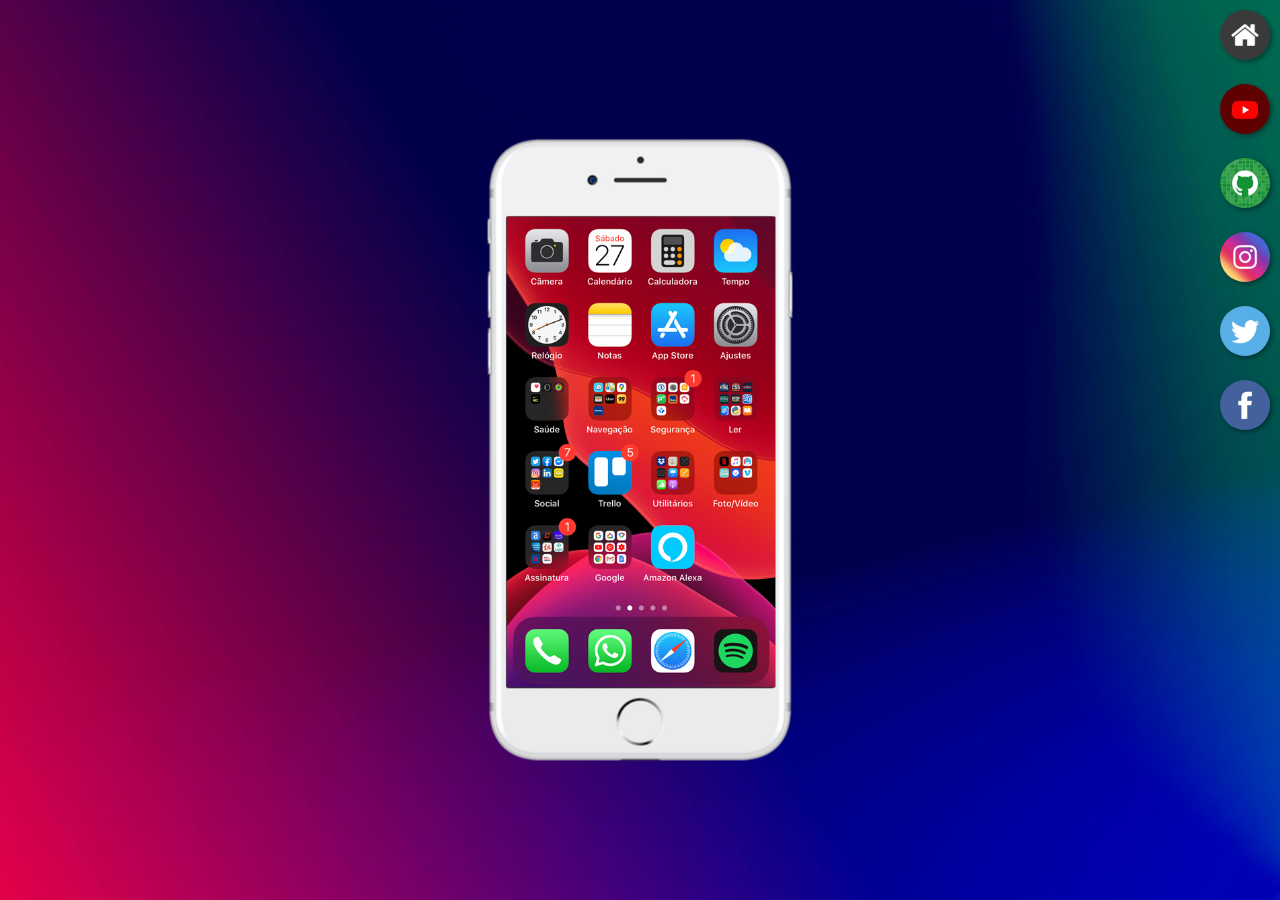
<file: index.html>
<!DOCTYPE html>
<html lang="pt-br">
<head>
    <meta charset="UTF-8">
    <meta name="viewport" content="width=device-width, initial-scale=1.0">
<link rel="shortcut icon" href="favicon.ico" type="image/x-icon">

<link rel="stylesheet" href="estilos/estilos.css">

    <title>Projeto redes sociais</title>
</head>
<body>
  <main>

    <section id="telefone">
    <iframe src="home.html" name="tela" id="tela" frameborder="0">
      Seu navegador não suporta iframes.
    </iframe>
    </section>

    <section id="redes-sociais">
     <a href="home.html" target="tela"> <img src="imagens/logo-home.jpg" alt="Home"></a><br>
     <a href="youtube.html" target="tela"><img src="imagens/logo-youtube.jpg" alt="YouTube"></a><br>
     <a href="github..html" target="tela"><img src="imagens/logo-github.jpg" alt="GitHub"></a><br>
     <a href="instagram.html" target="tela"><img src="imagens/logo-instagram.jpg" alt="Instagram"></a><br>
     <a href="twitter.html" target="tela"><img src="imagens/logo-twitter.jpg" alt="twitter"></a><br>
     <a href="fecebook.html" target="tela"><img src="imagens/logo-facebook.jpg" alt="Facebook"></a>
     
    </section>

   
  </main>
    
</body>
</html>
</file>
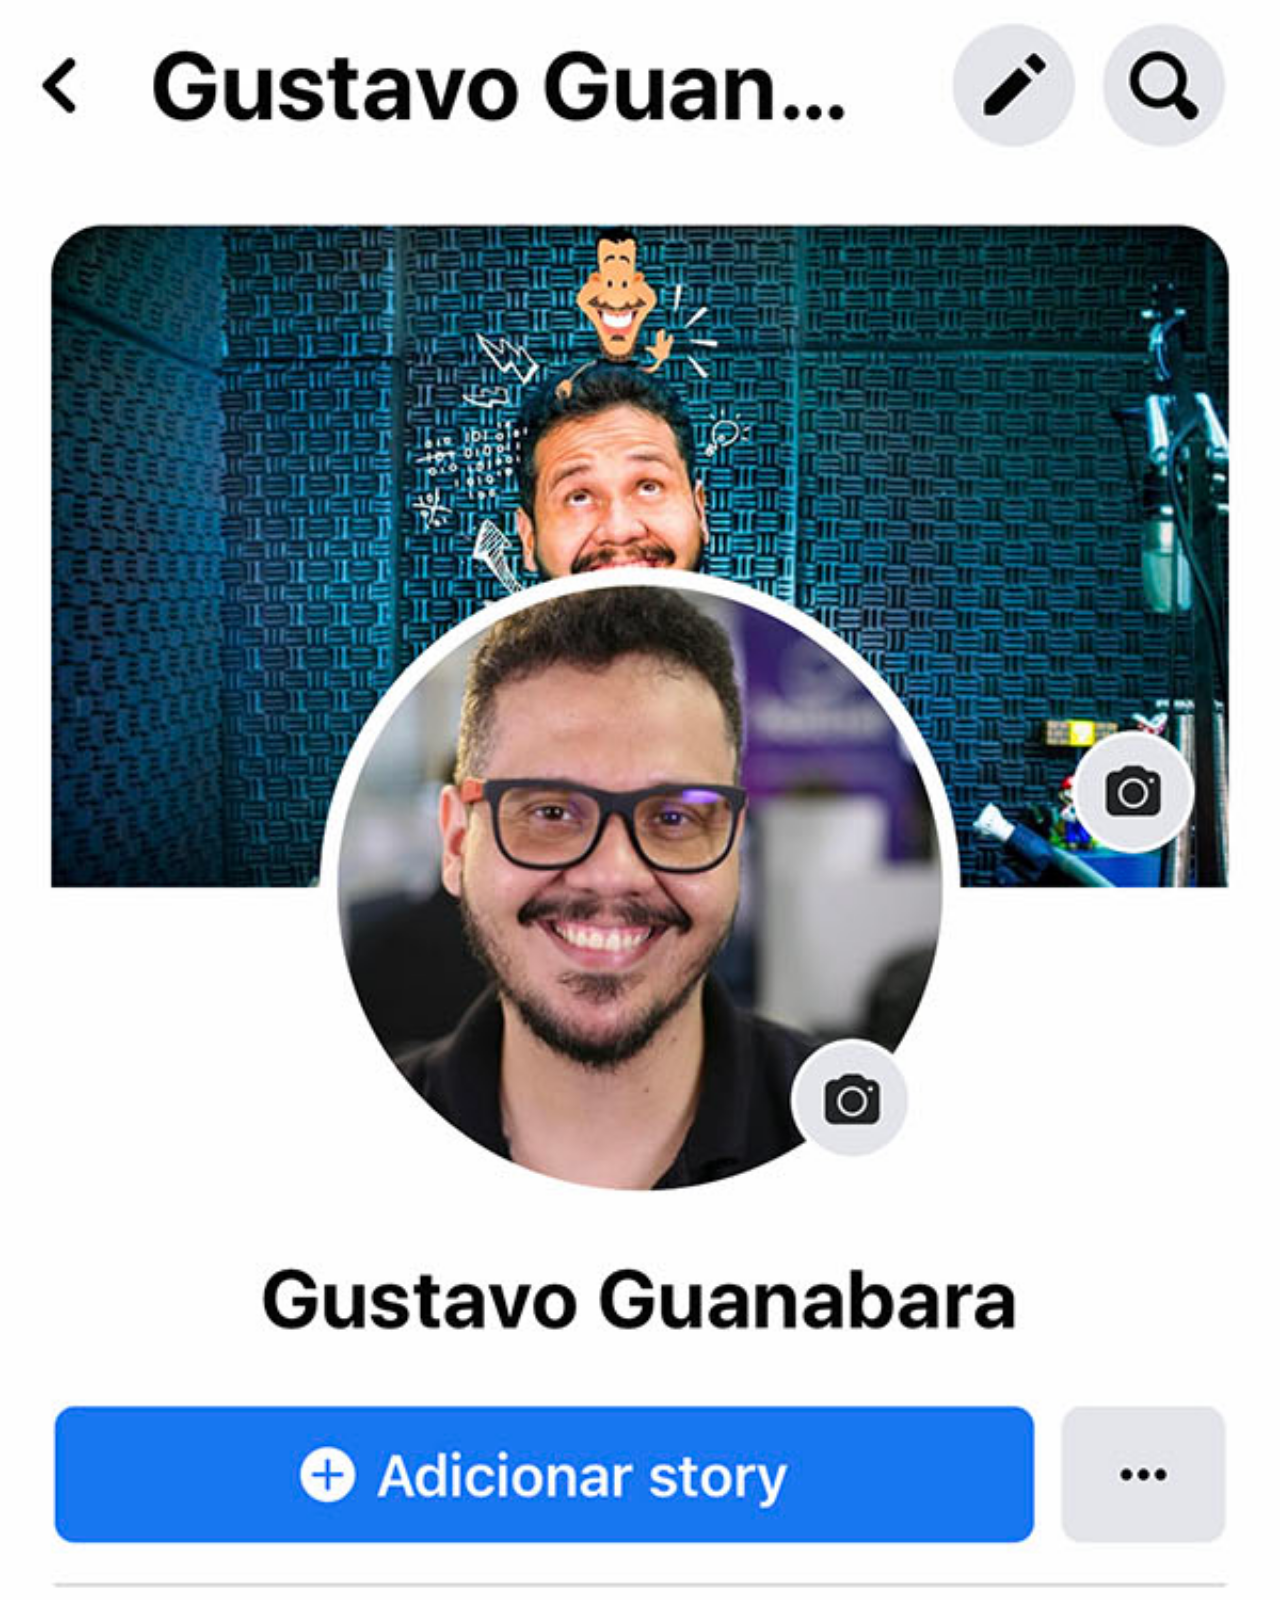
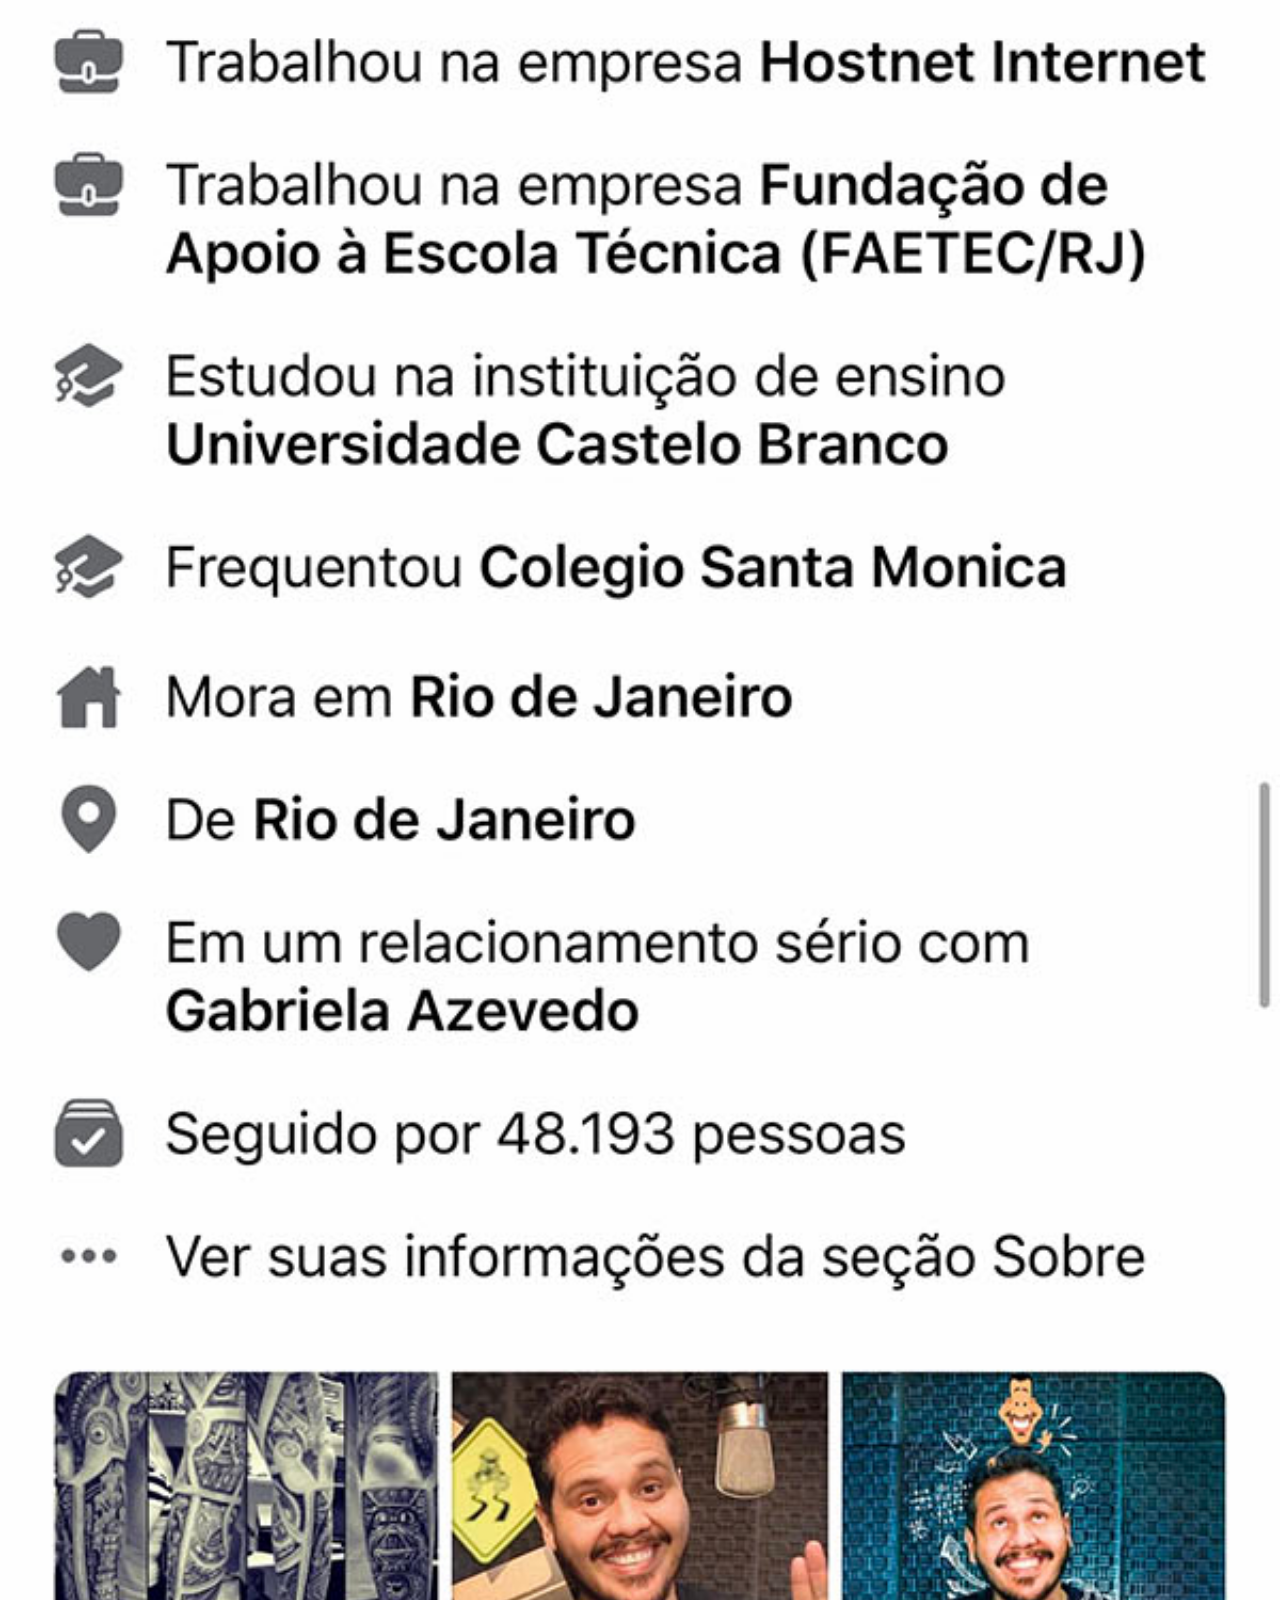
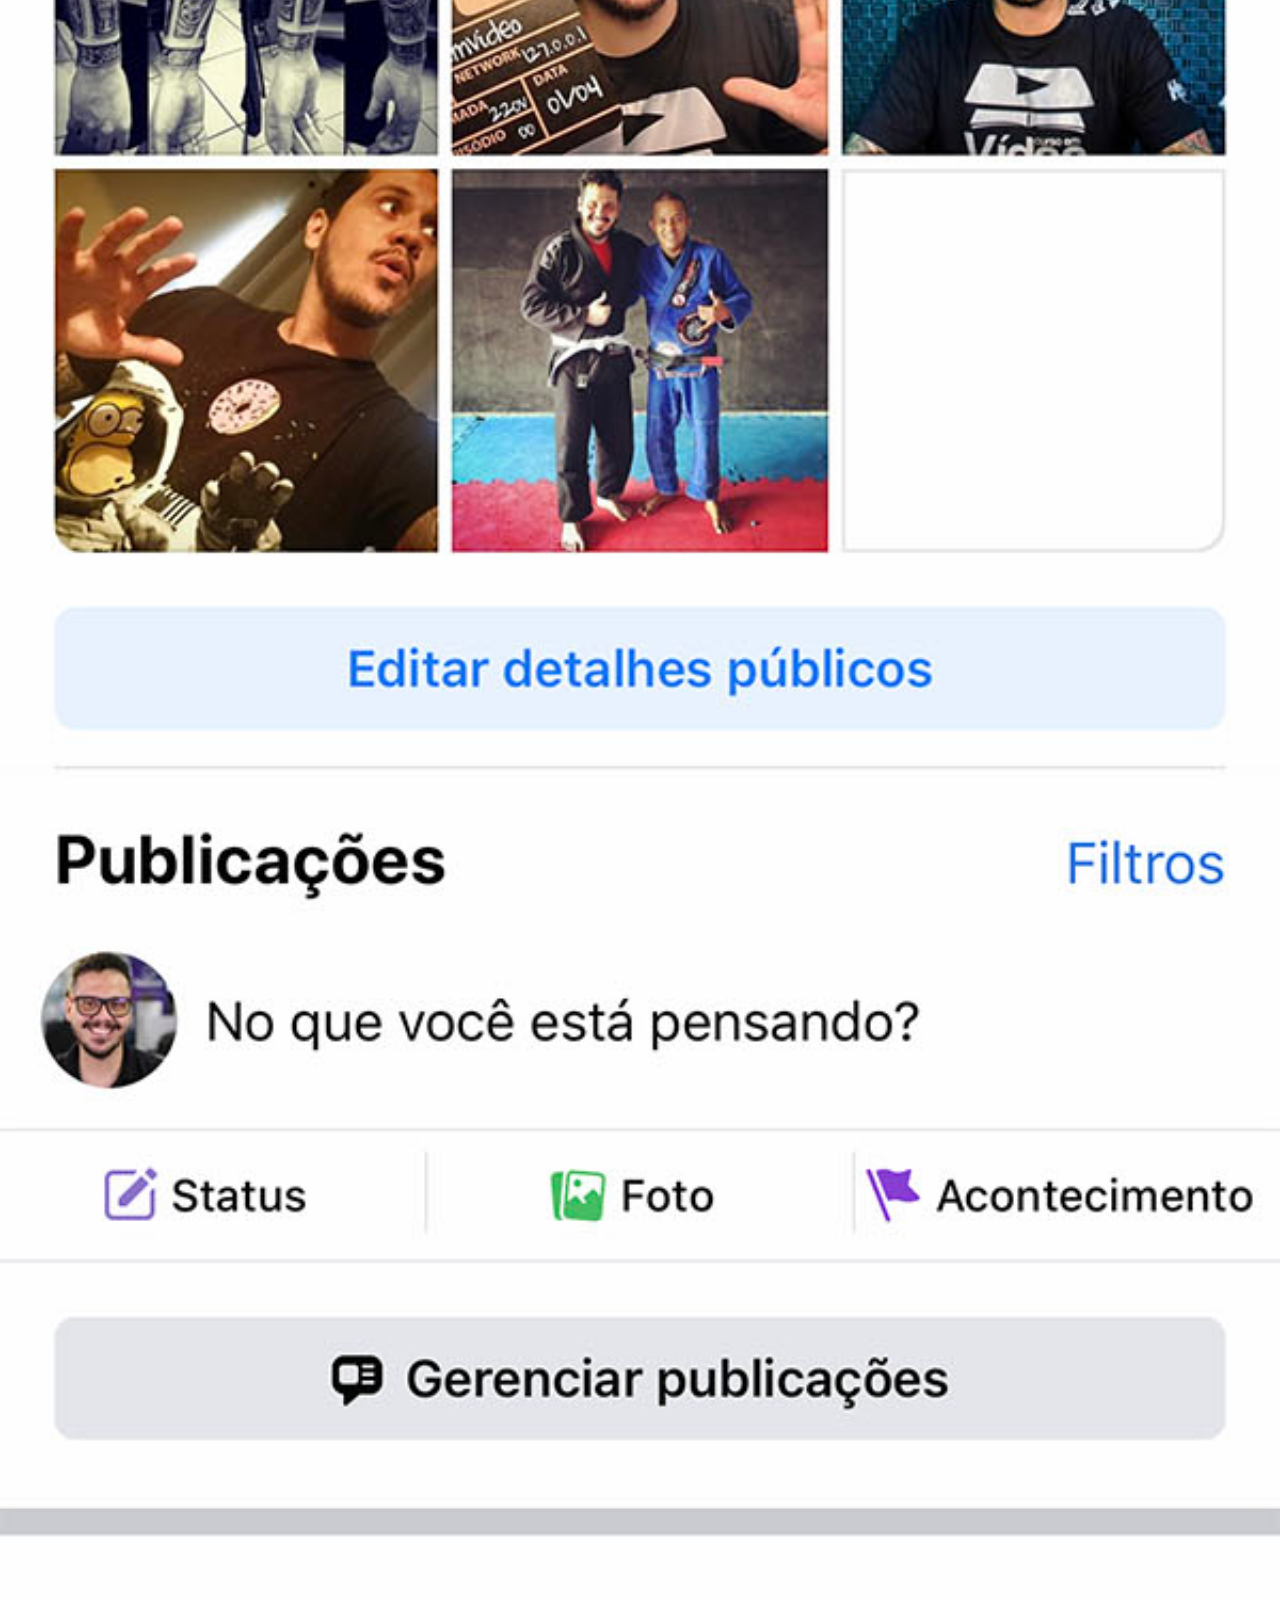
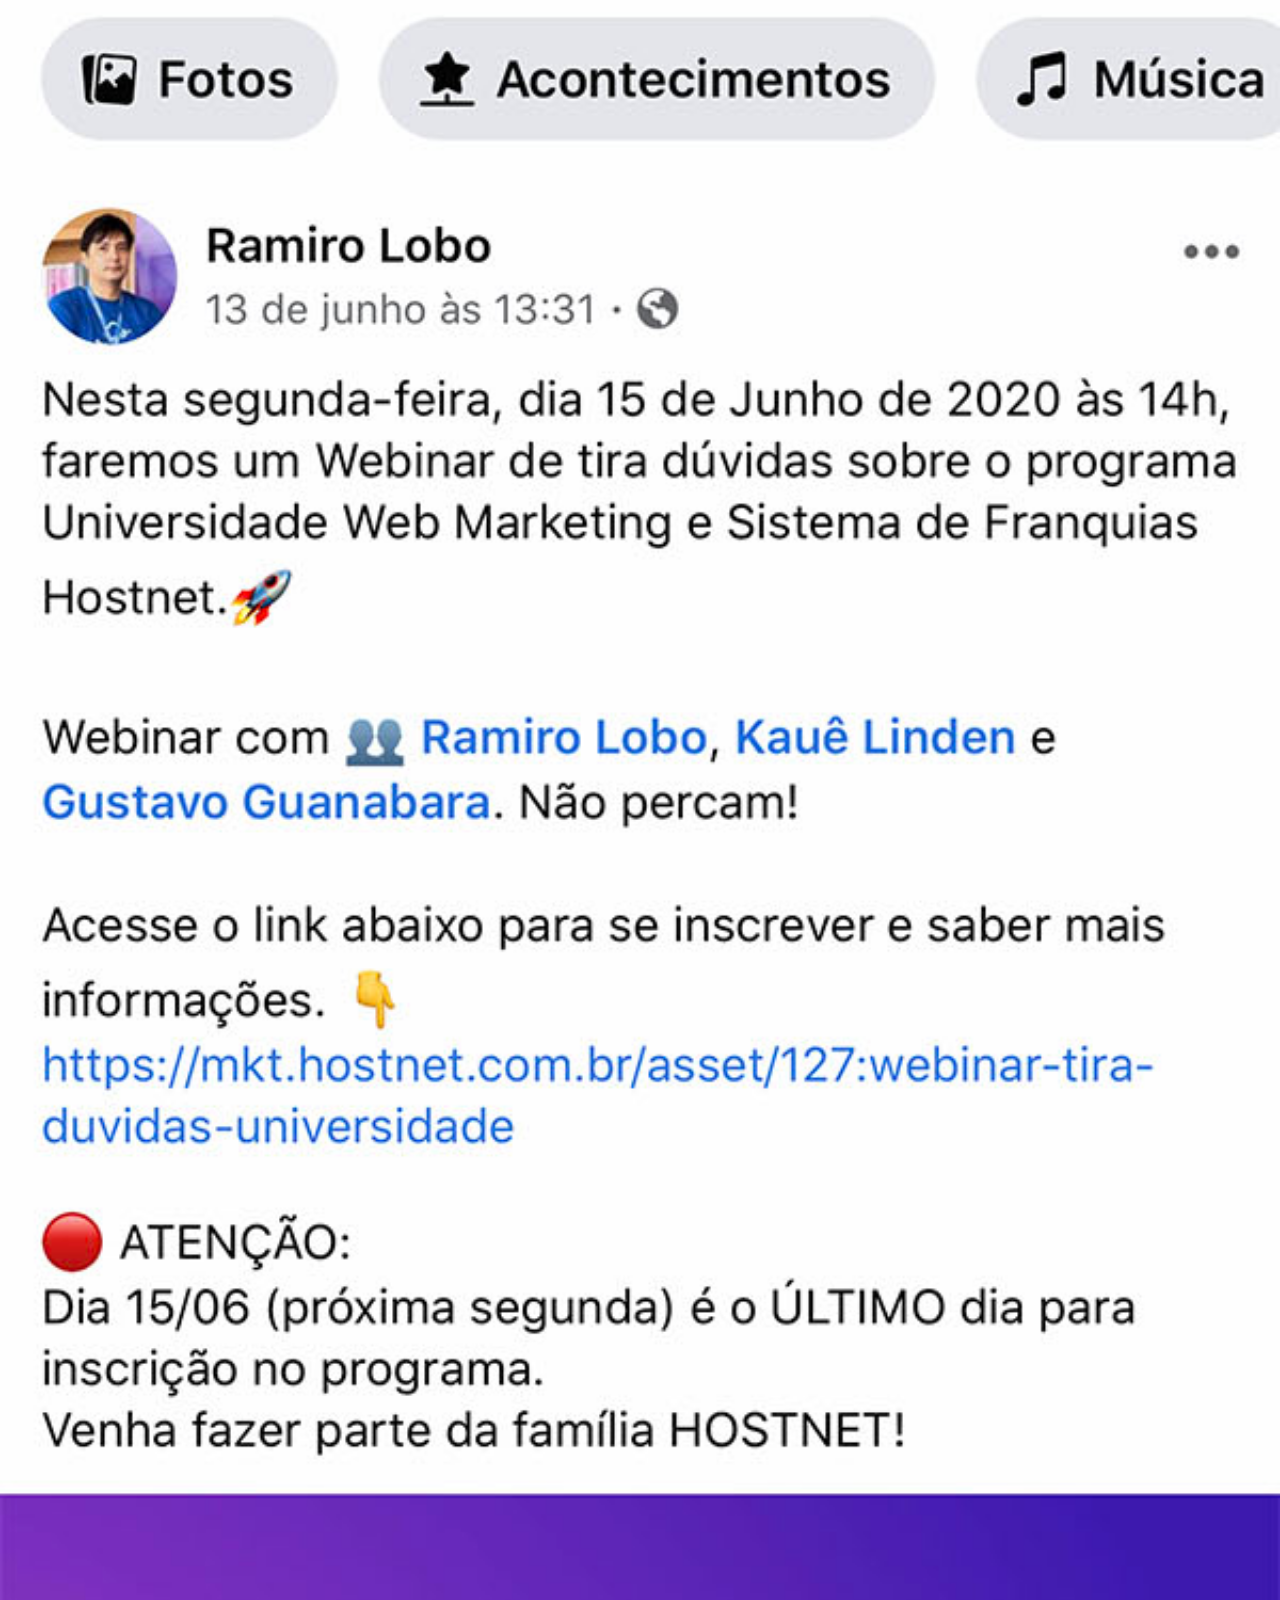
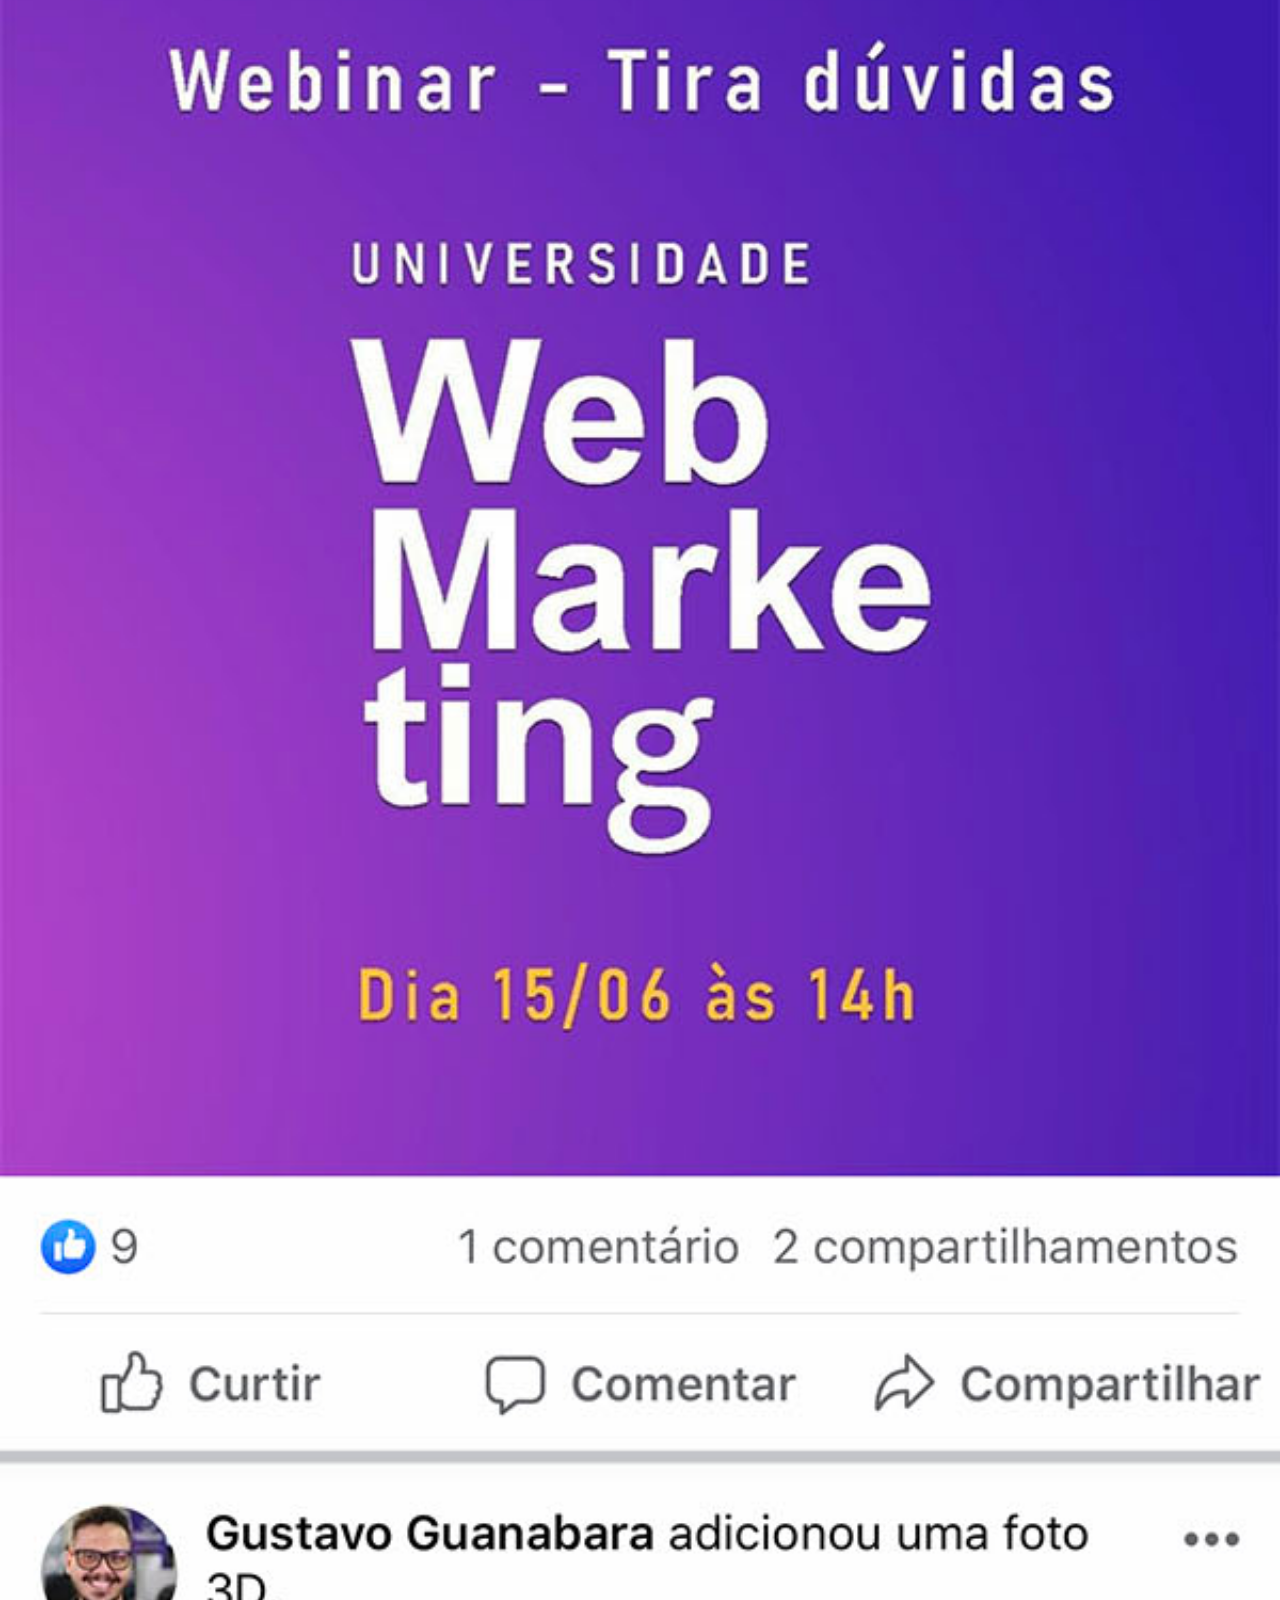
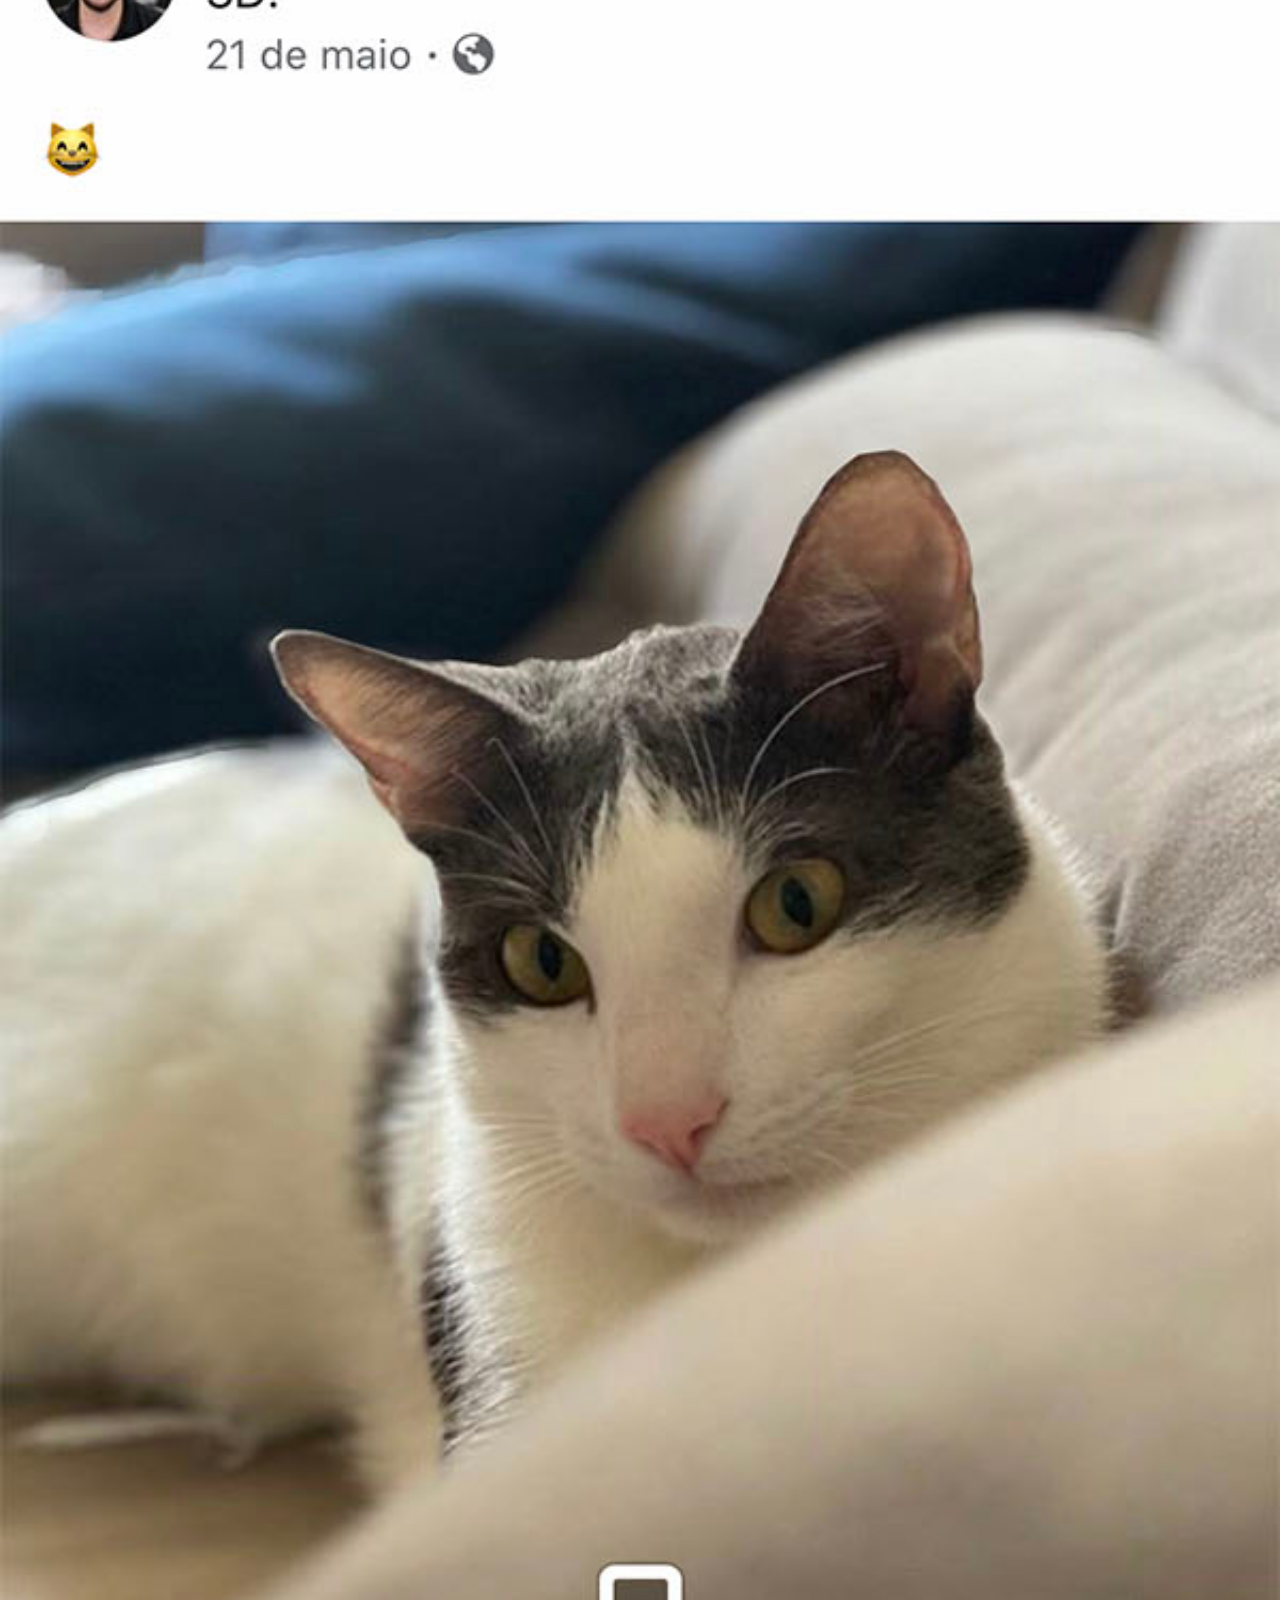
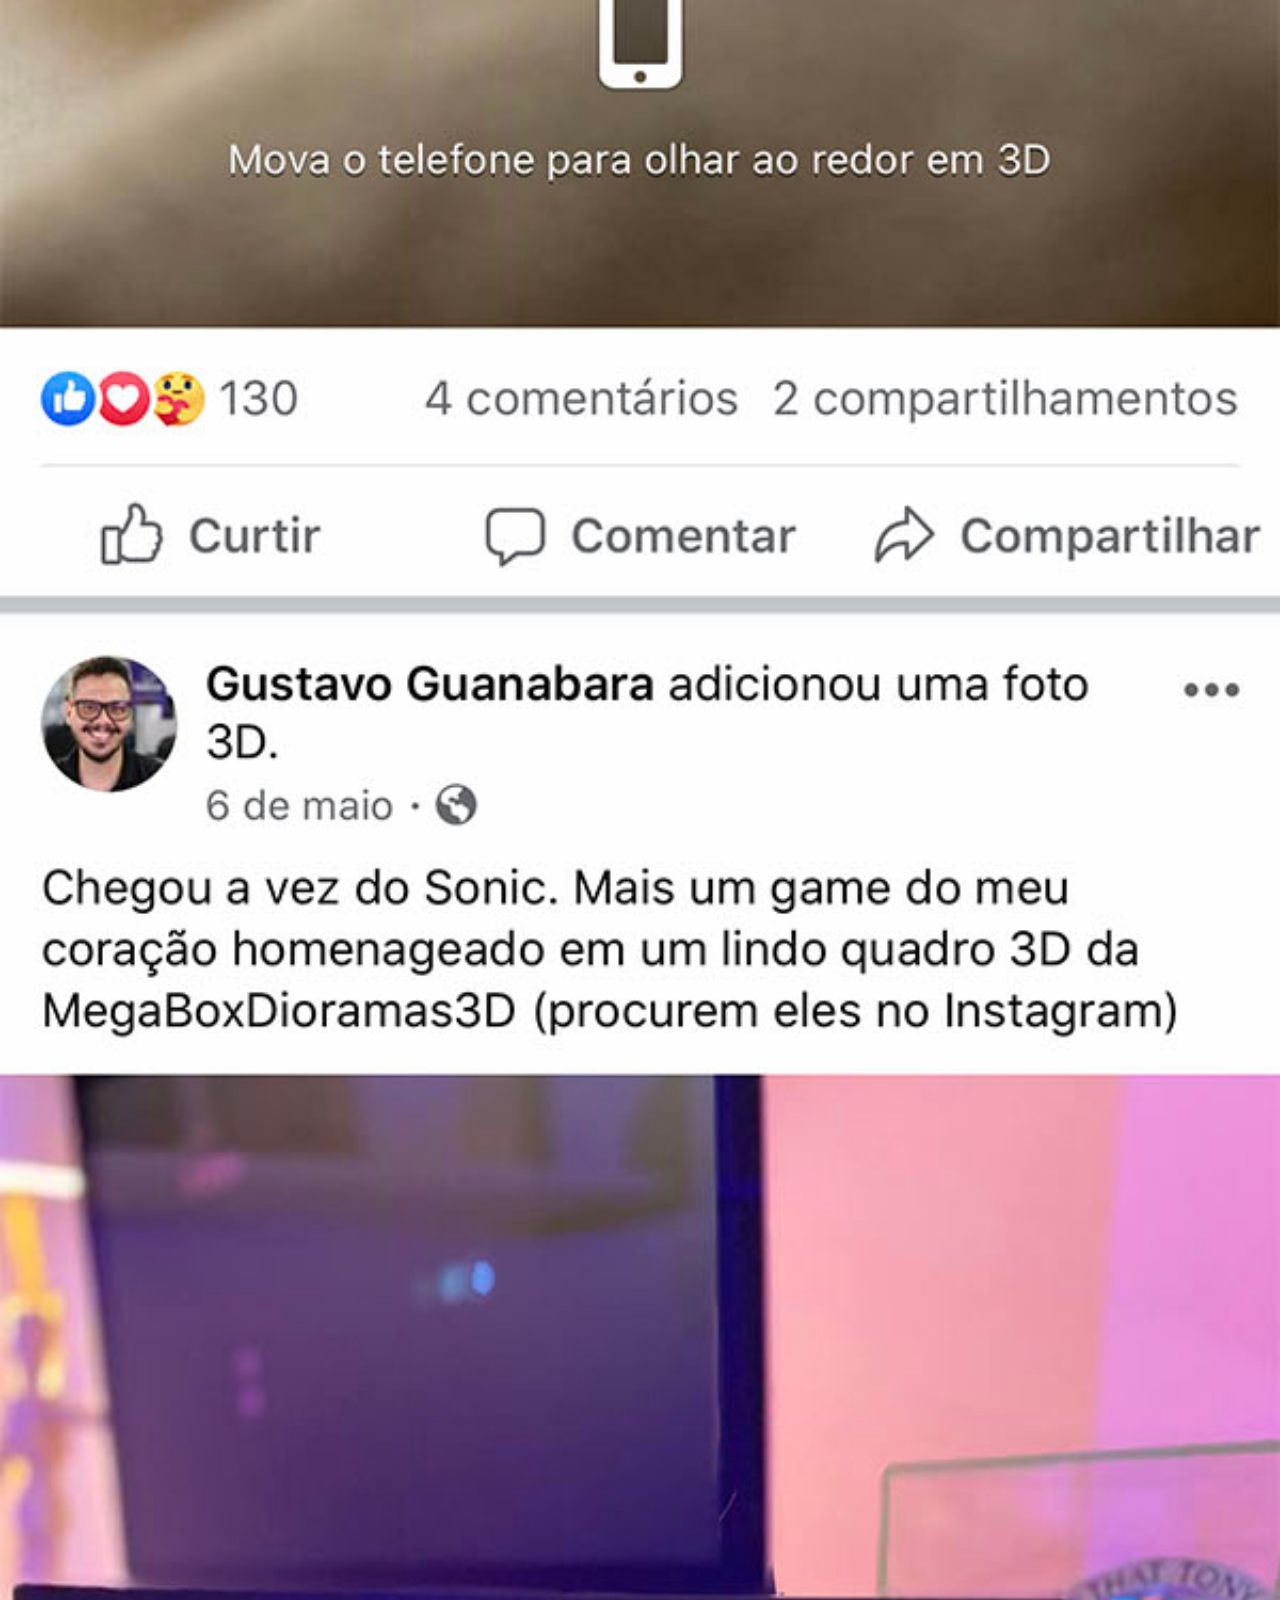
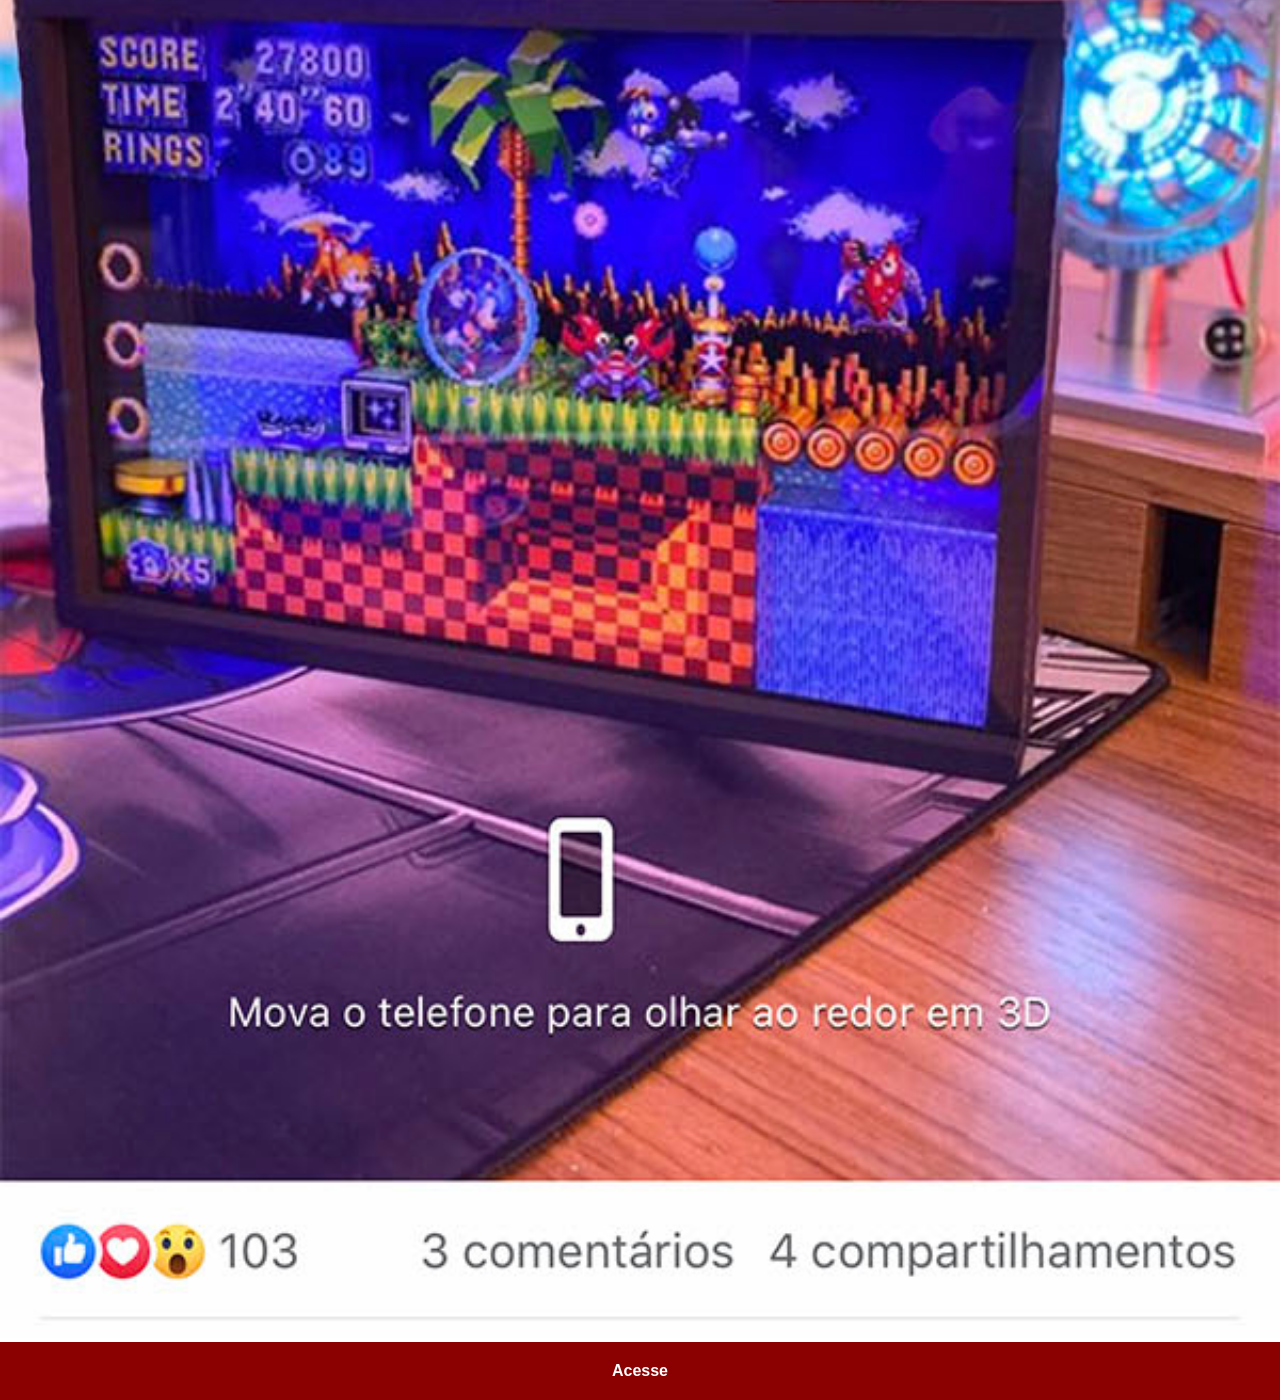
<file: fecebook.html>
<!DOCTYPE html>
<html lang="pt-br">
<head>
    <meta charset="UTF-8">
    <meta name="viewport" content="width=device-width, initial-scale=1.0">
    <title>Facebook</title>
    <link rel="stylesheet" href="estilos/social.css">
</head>
<body>
    <img src="imagens/tela-facebook.jpg" alt="Tela Facebook">
    <a href="https://www.facebook.com/cursoemvideo" target="_blank">Acesse</a>  
</body>
</html>
</file>
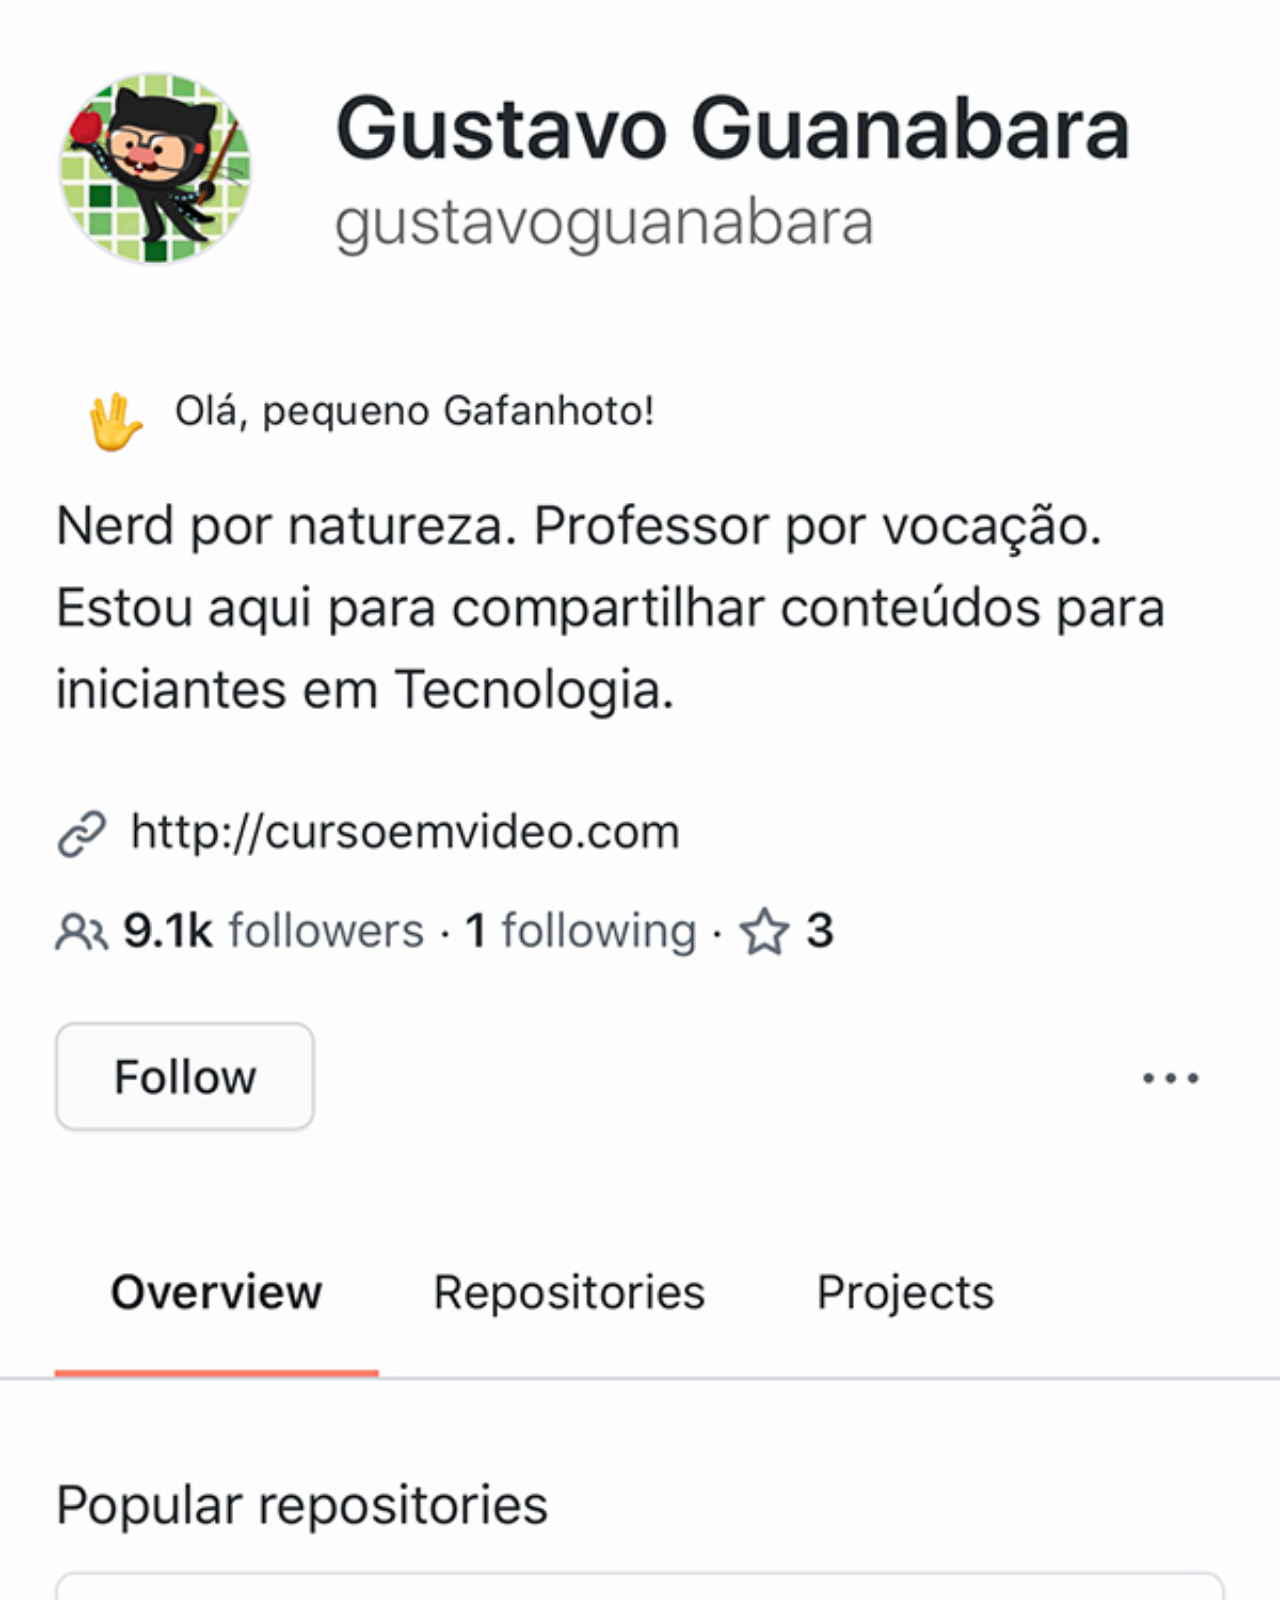
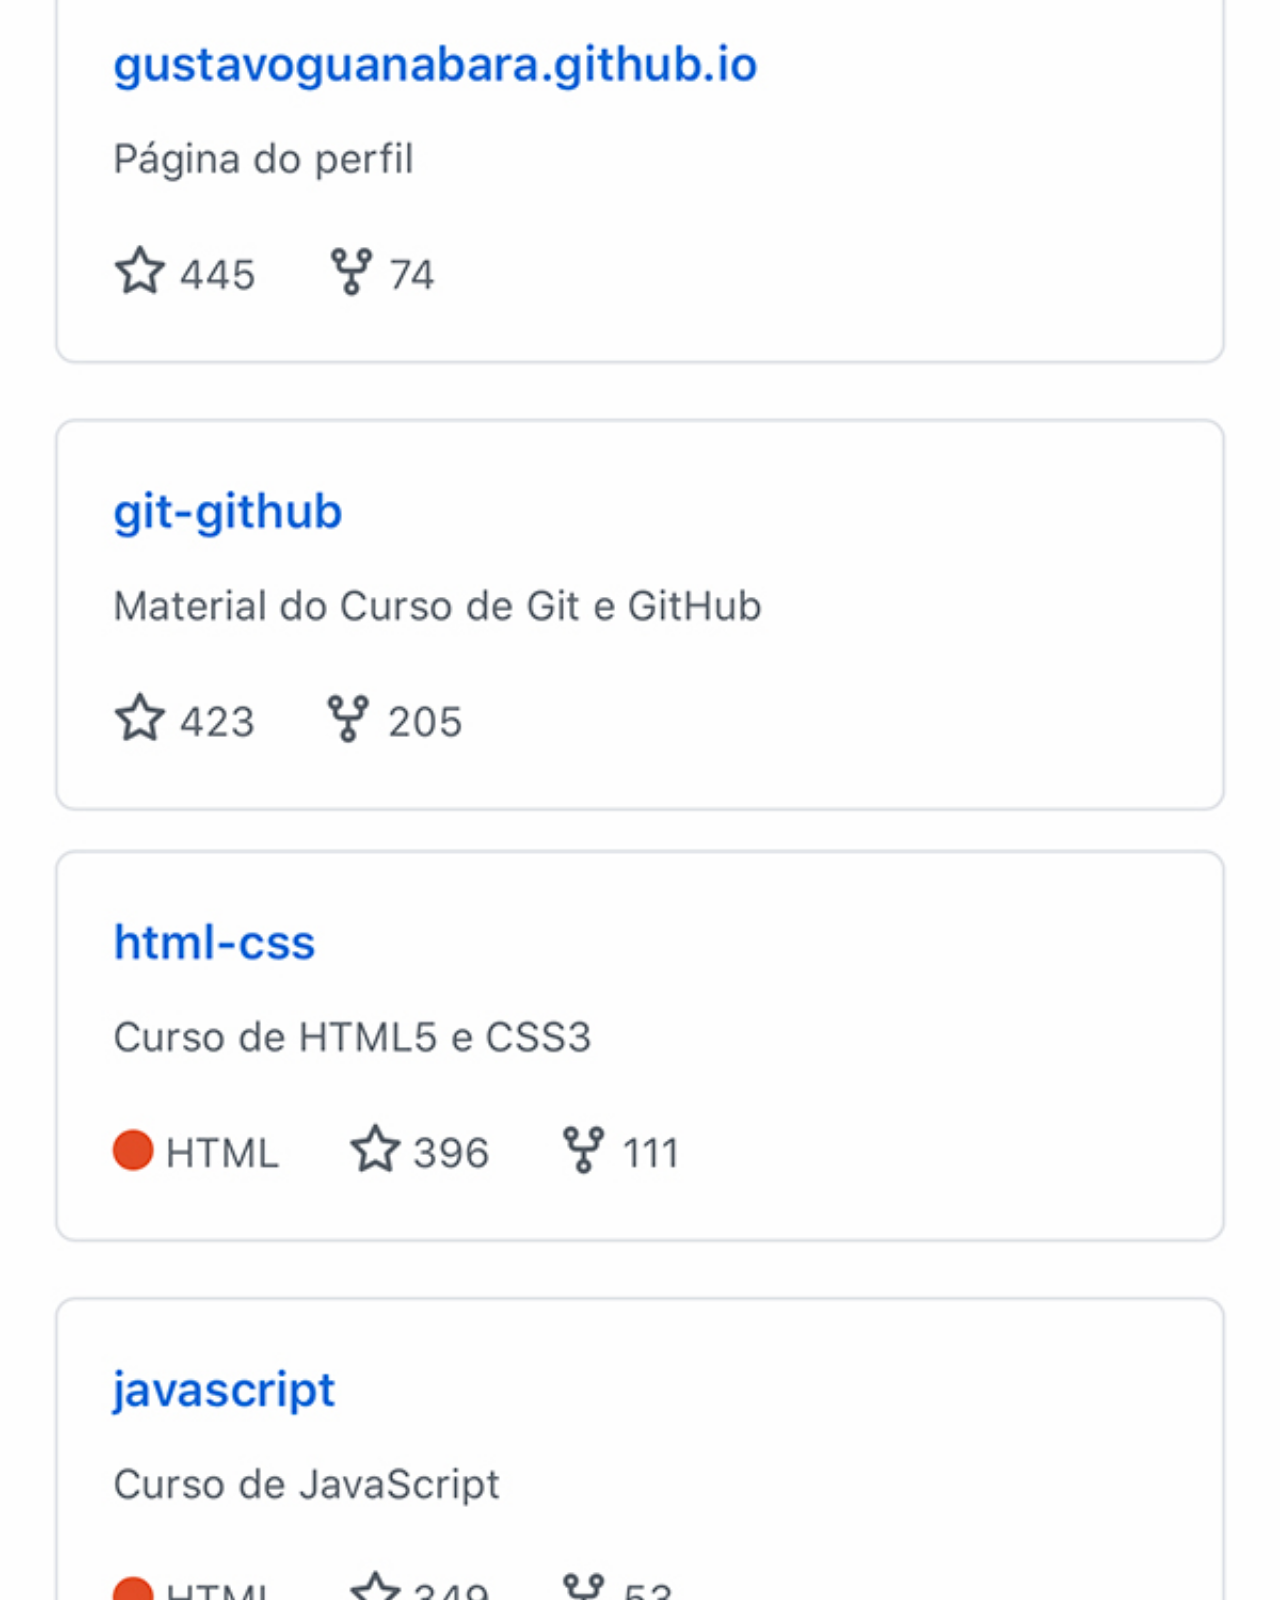
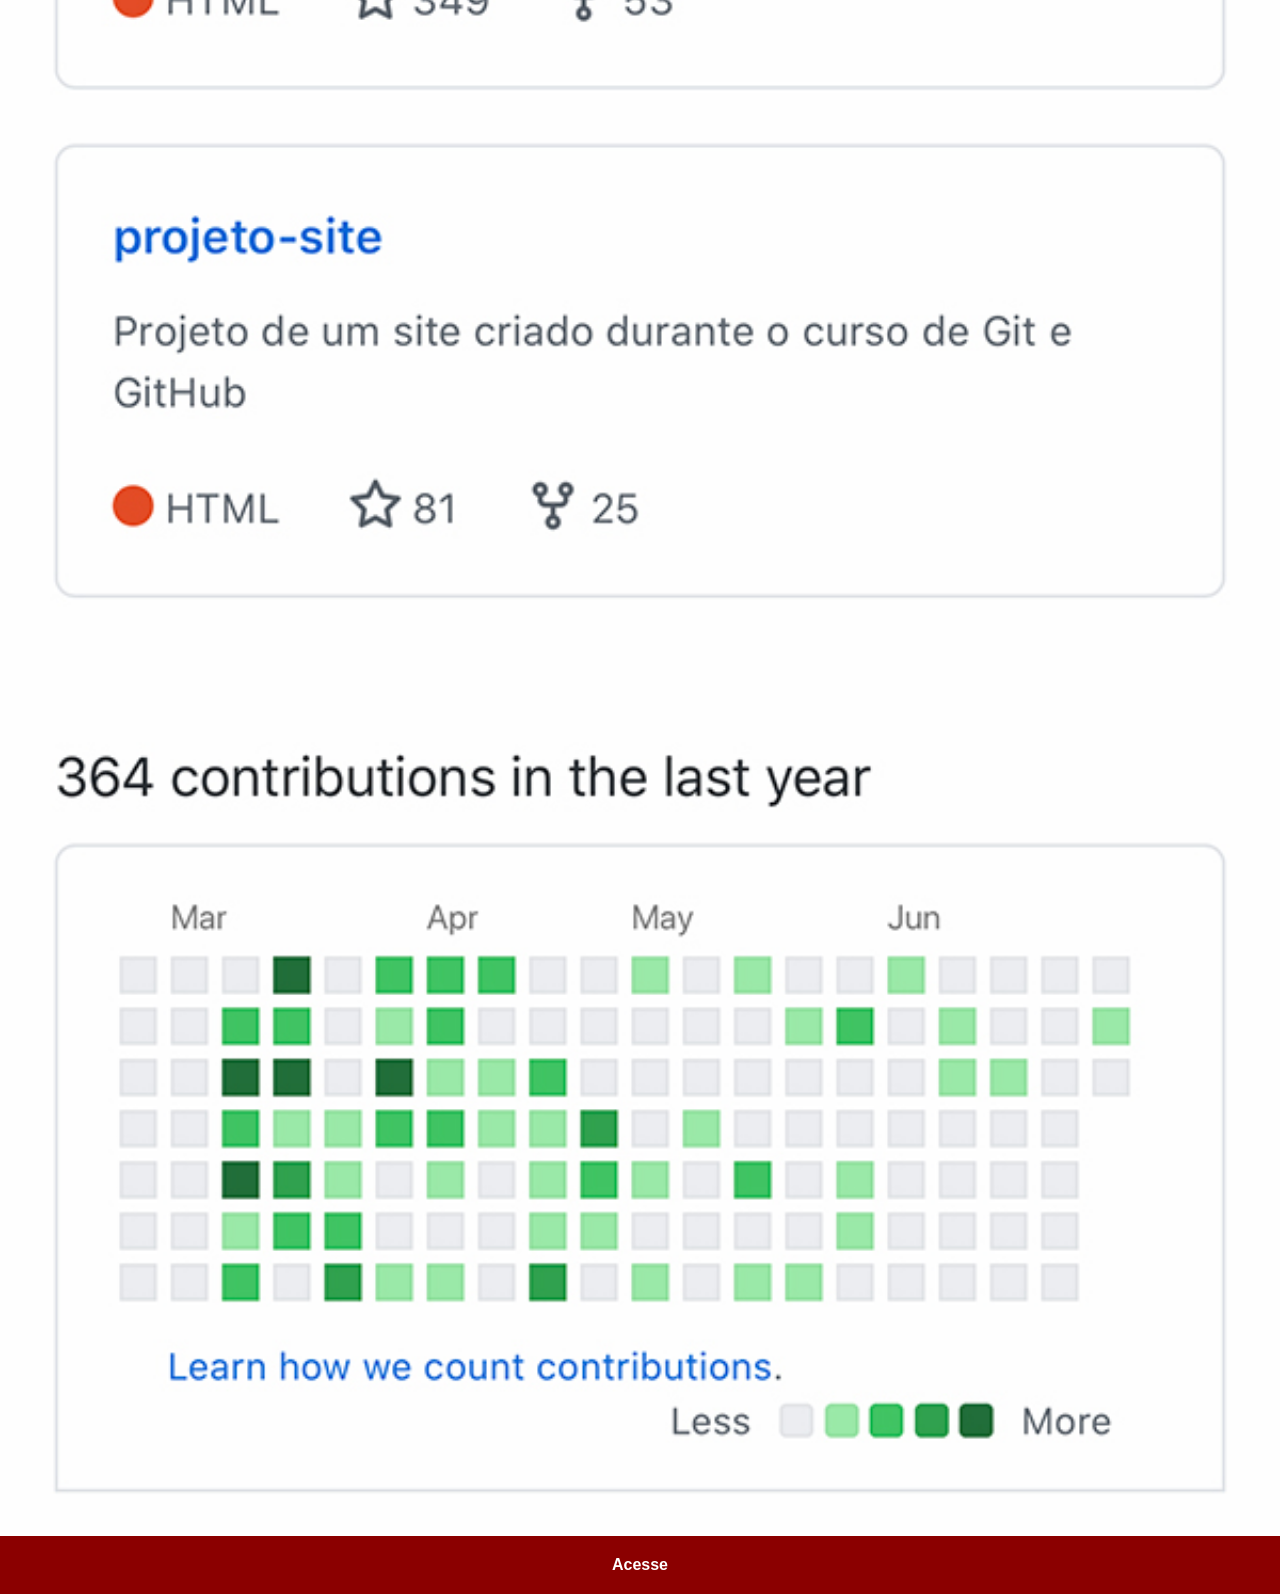
<file: github..html>
<!DOCTYPE html>
<html lang="pt-br">
<head>
    <meta charset="UTF-8">
    <meta name="viewport" content="width=device-width, initial-scale=1.0">
    <title>GitHub</title>
    <link rel="stylesheet" href="estilos/social.css">
    
</head>
<body>
    <img src="imagens/tela-github.jpg" alt="Tela Github">
    <a href="https://github.com/gustavoguanabara/html-css/tree/master/exercicios" target="_blank">Acesse</a>

</body>
</html>
</file>
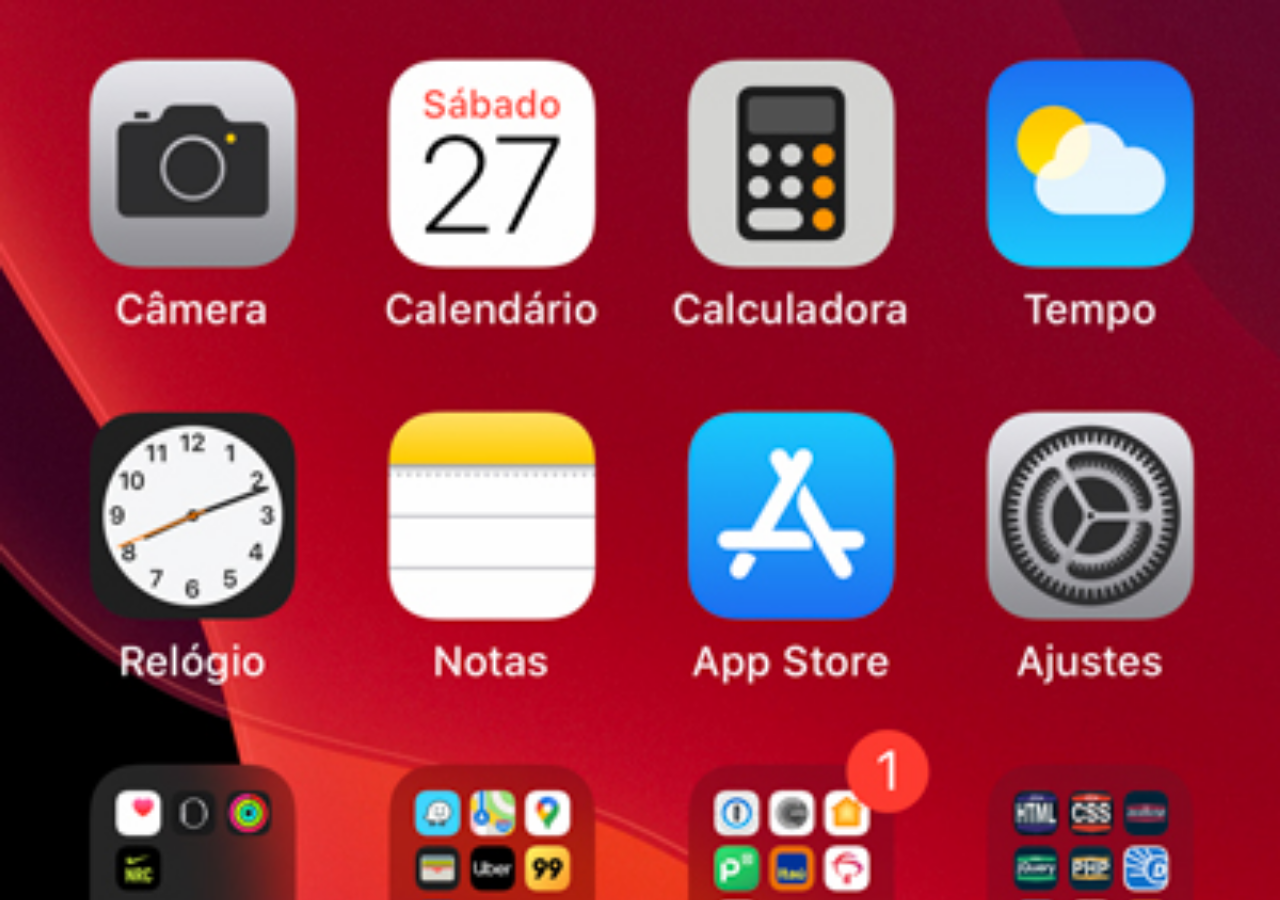
<file: home.html>
<!DOCTYPE html>
<html lang="pt-br">
<head>
    <meta charset="UTF-8">
    <meta name="viewport" content="width=device-width, initial-scale=1.0">
    <title>Home</title>
</head>
<body>
    <style>
        *{ 
margin: 0%;
padding: 0%;
        }

        body{
            width: 0px;
            height:0px;
            background:black url('imagens/tela-home.jpg') no-repeat top center;
            background-size: cover;
        }

    
    </style>

</body>
</html>
</file>
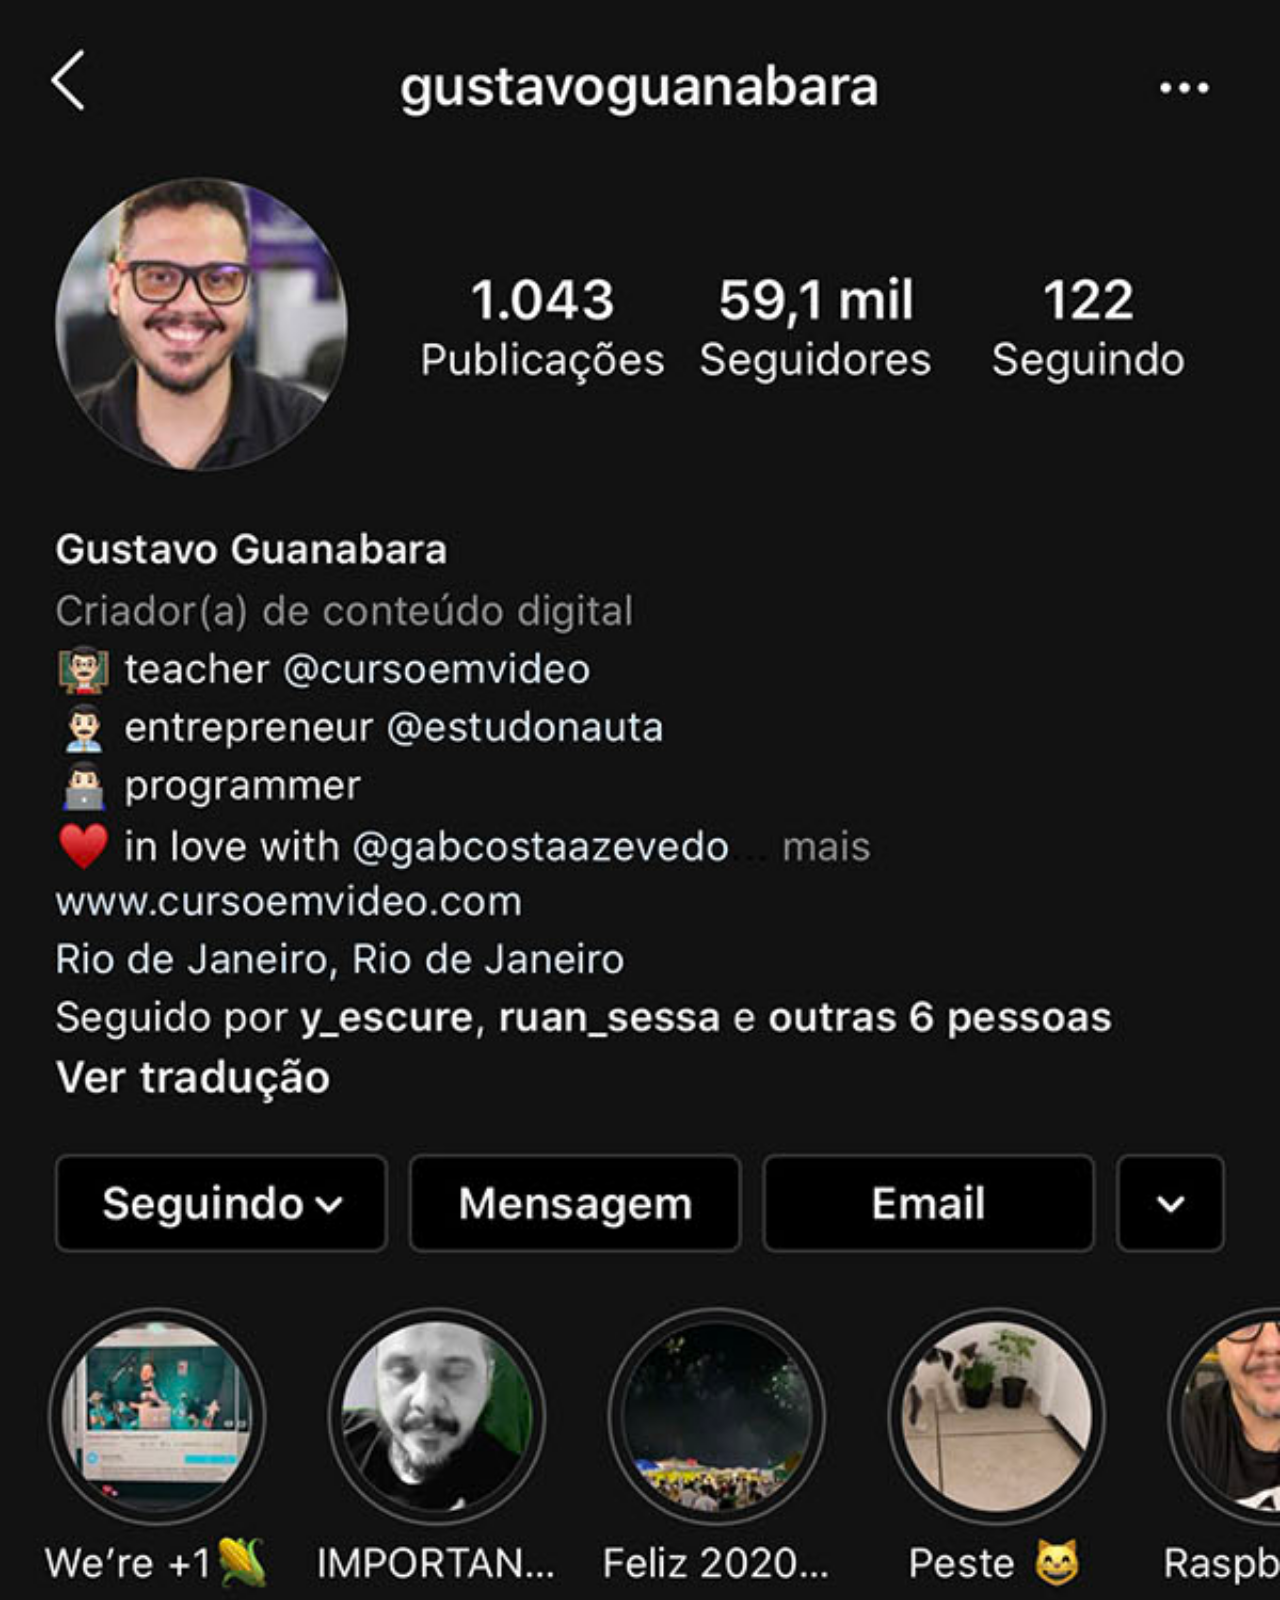
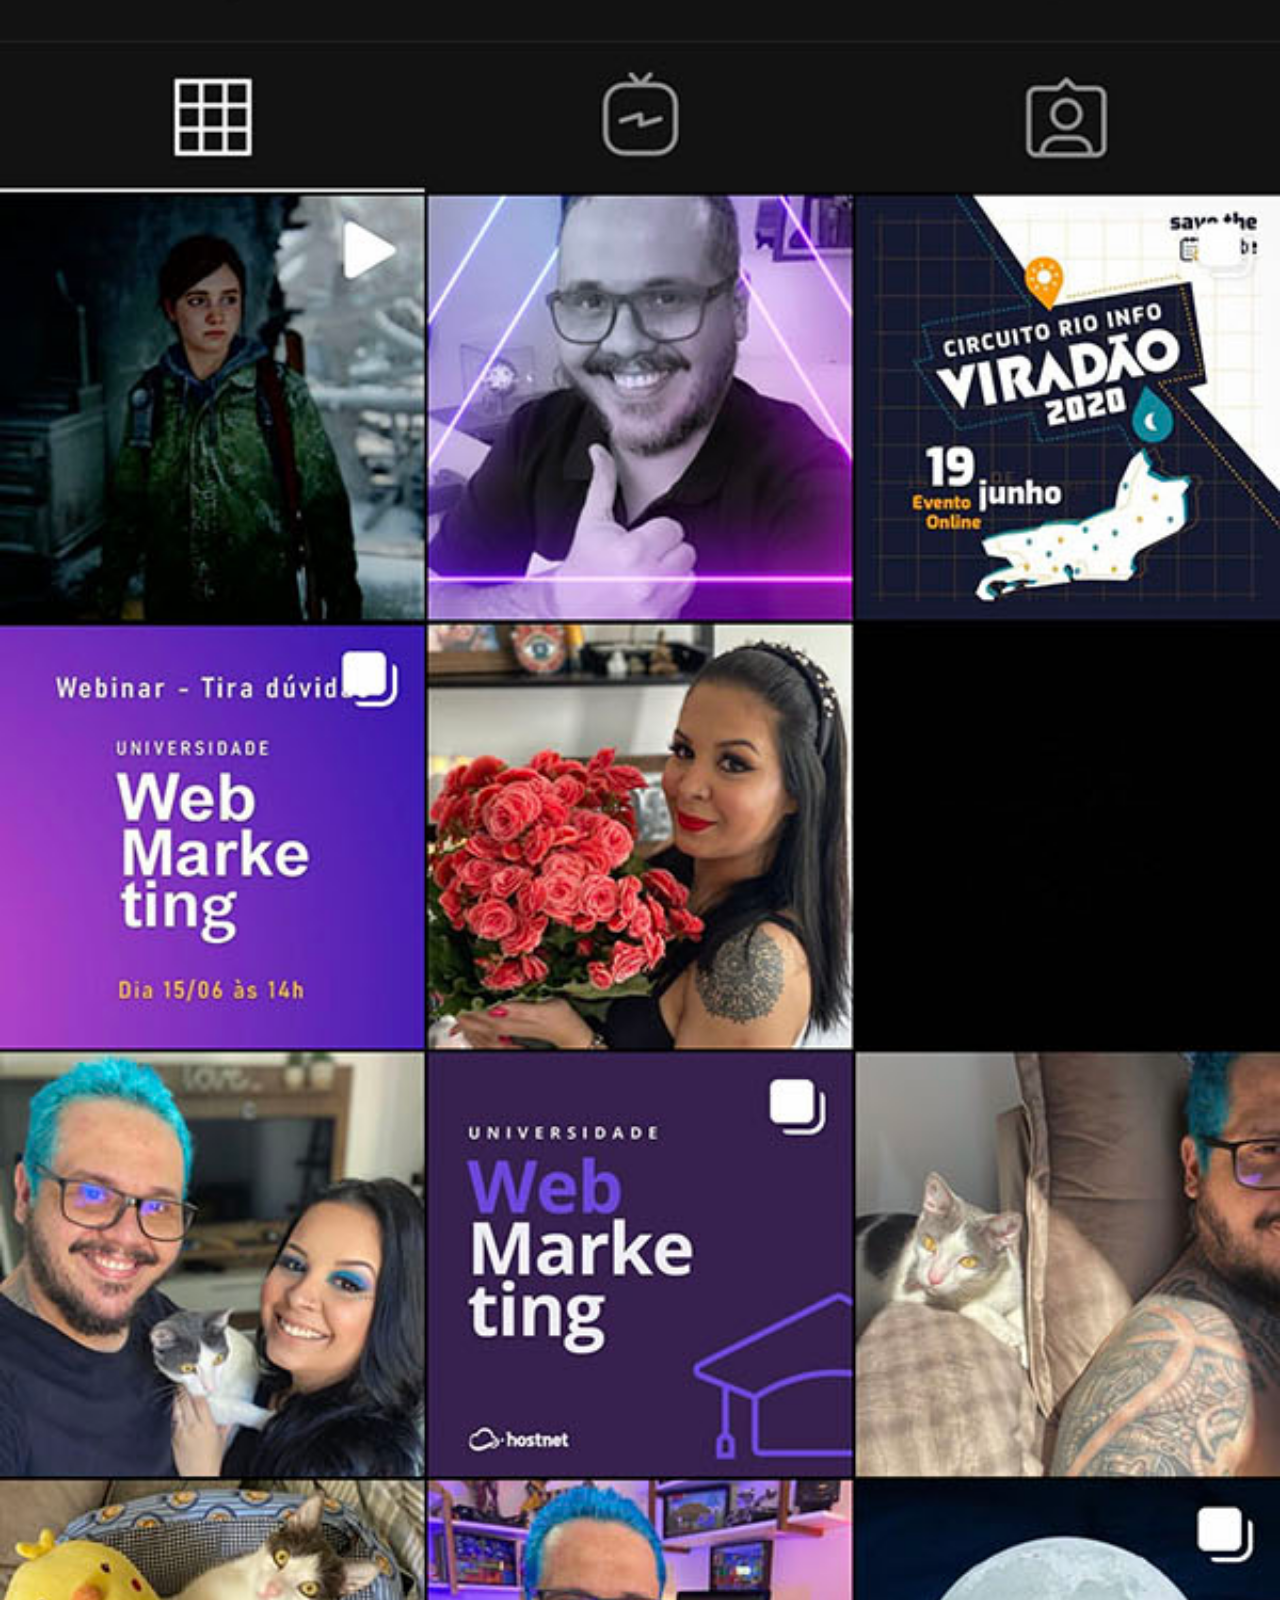
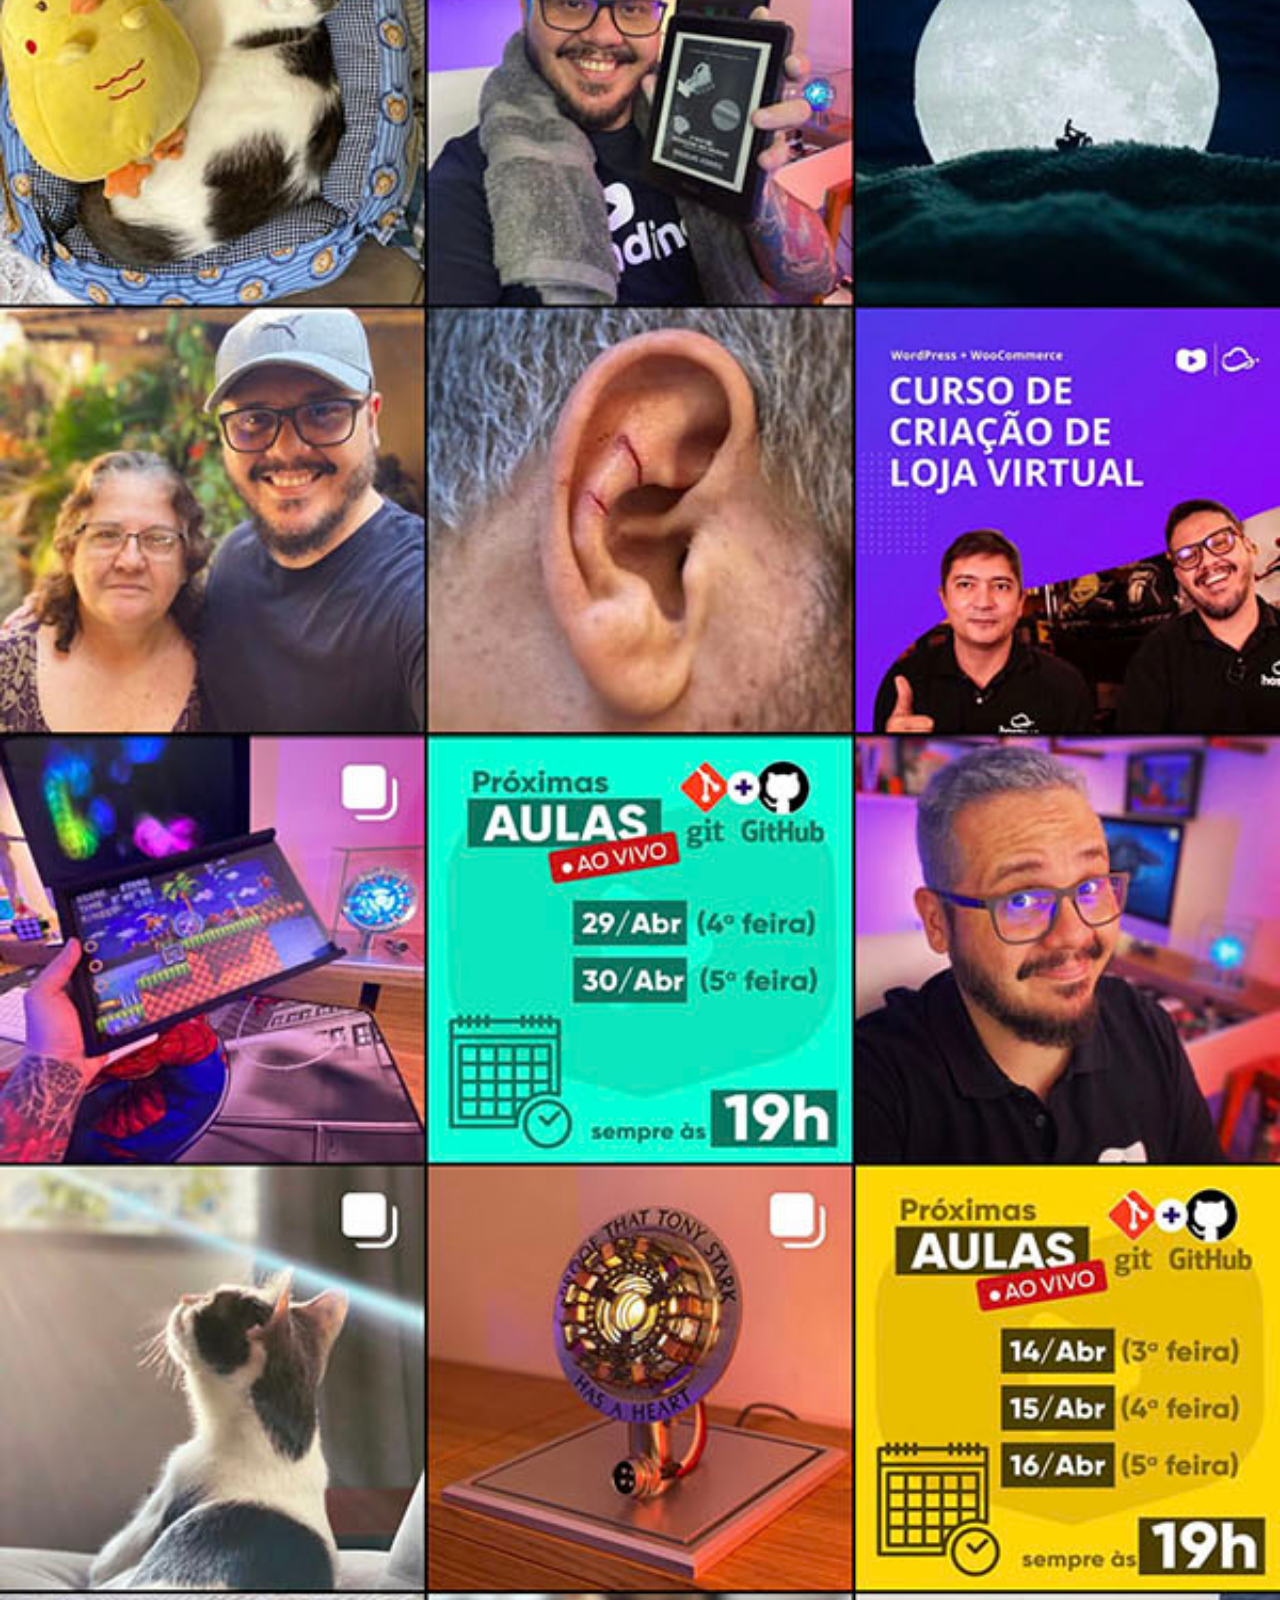
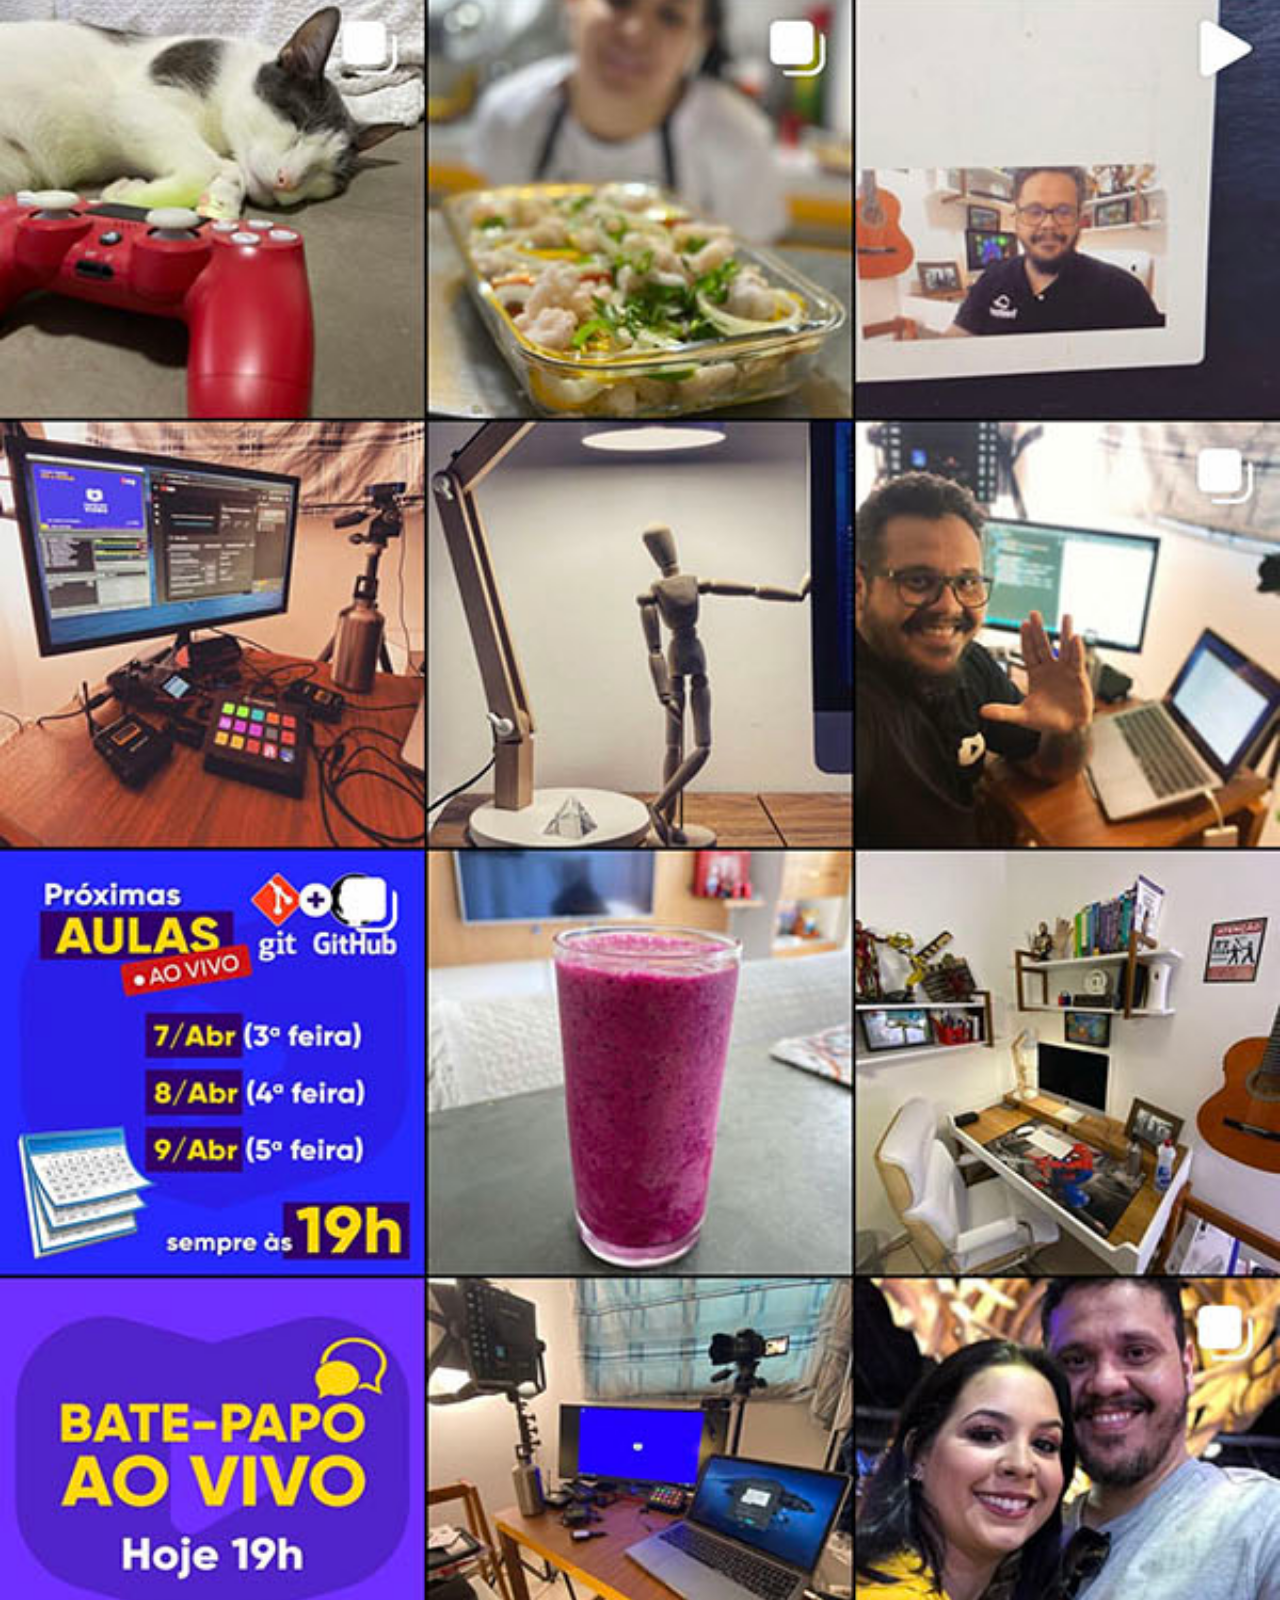
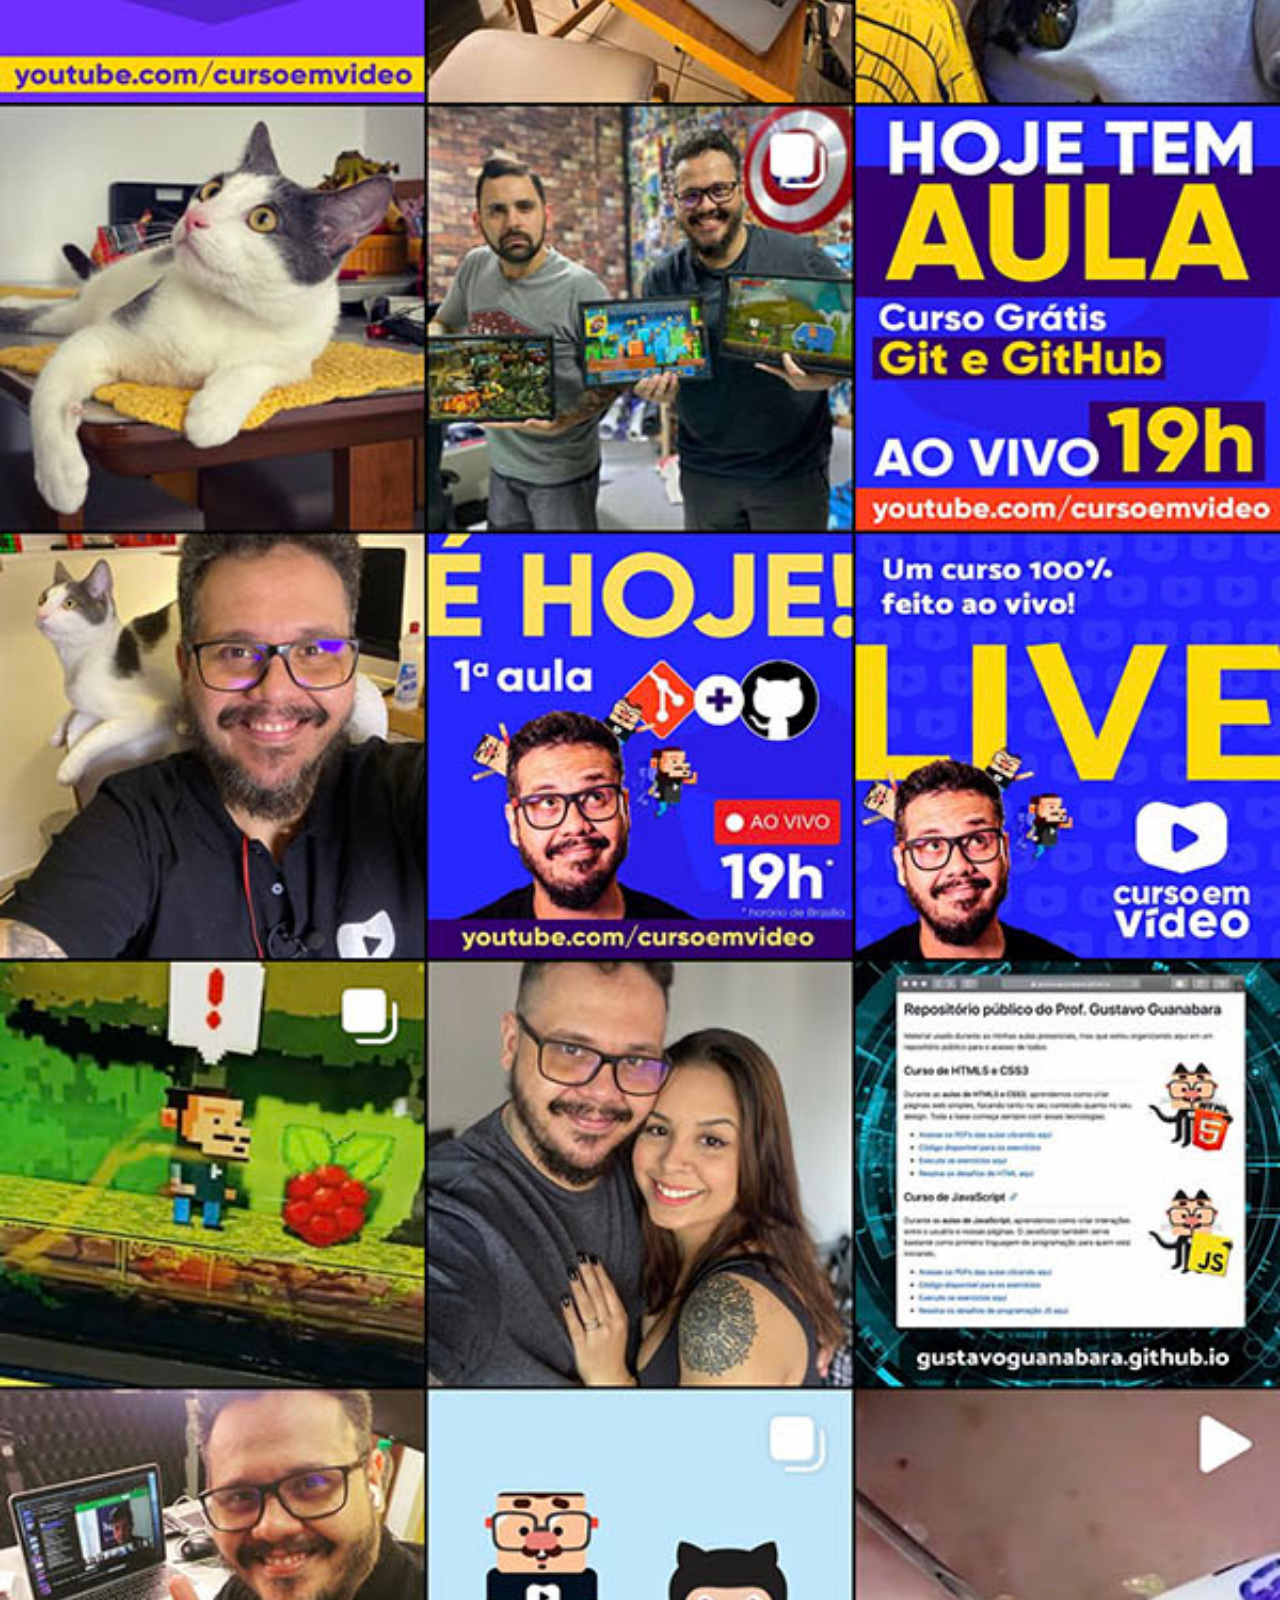
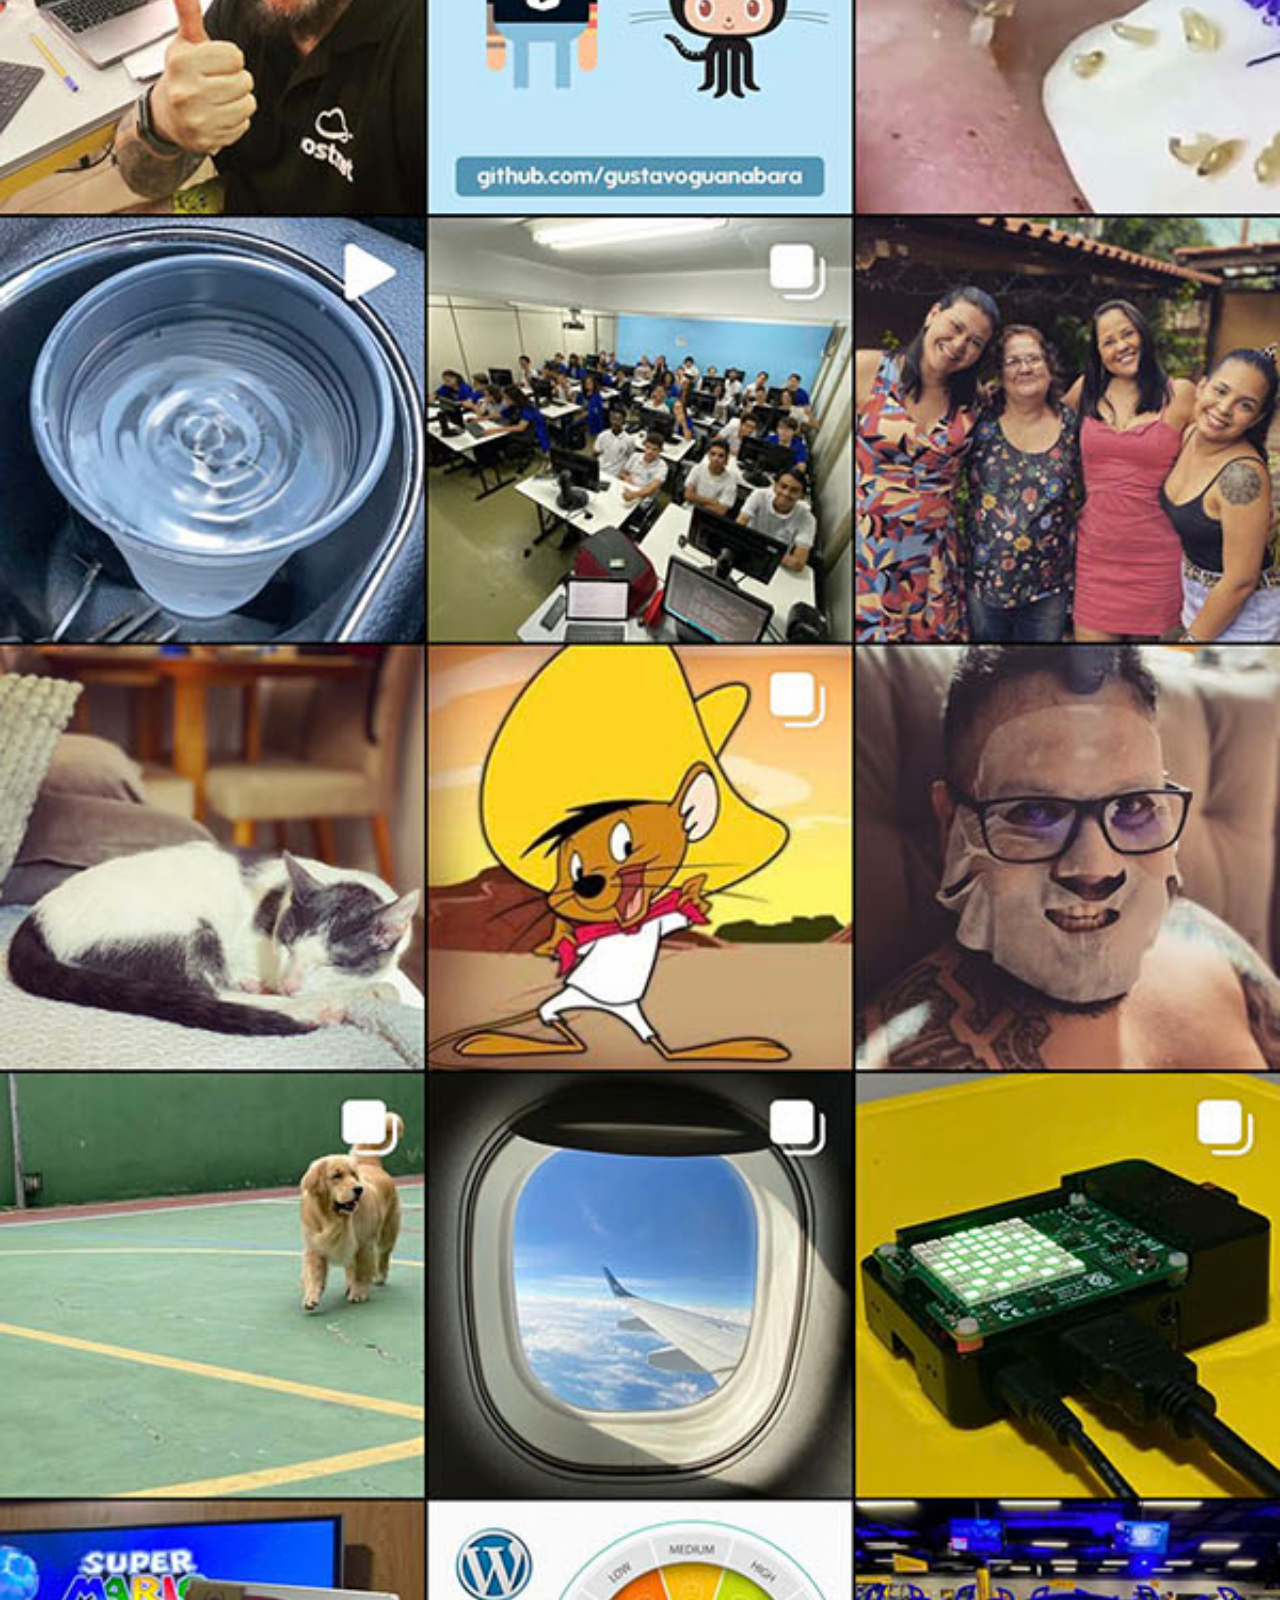
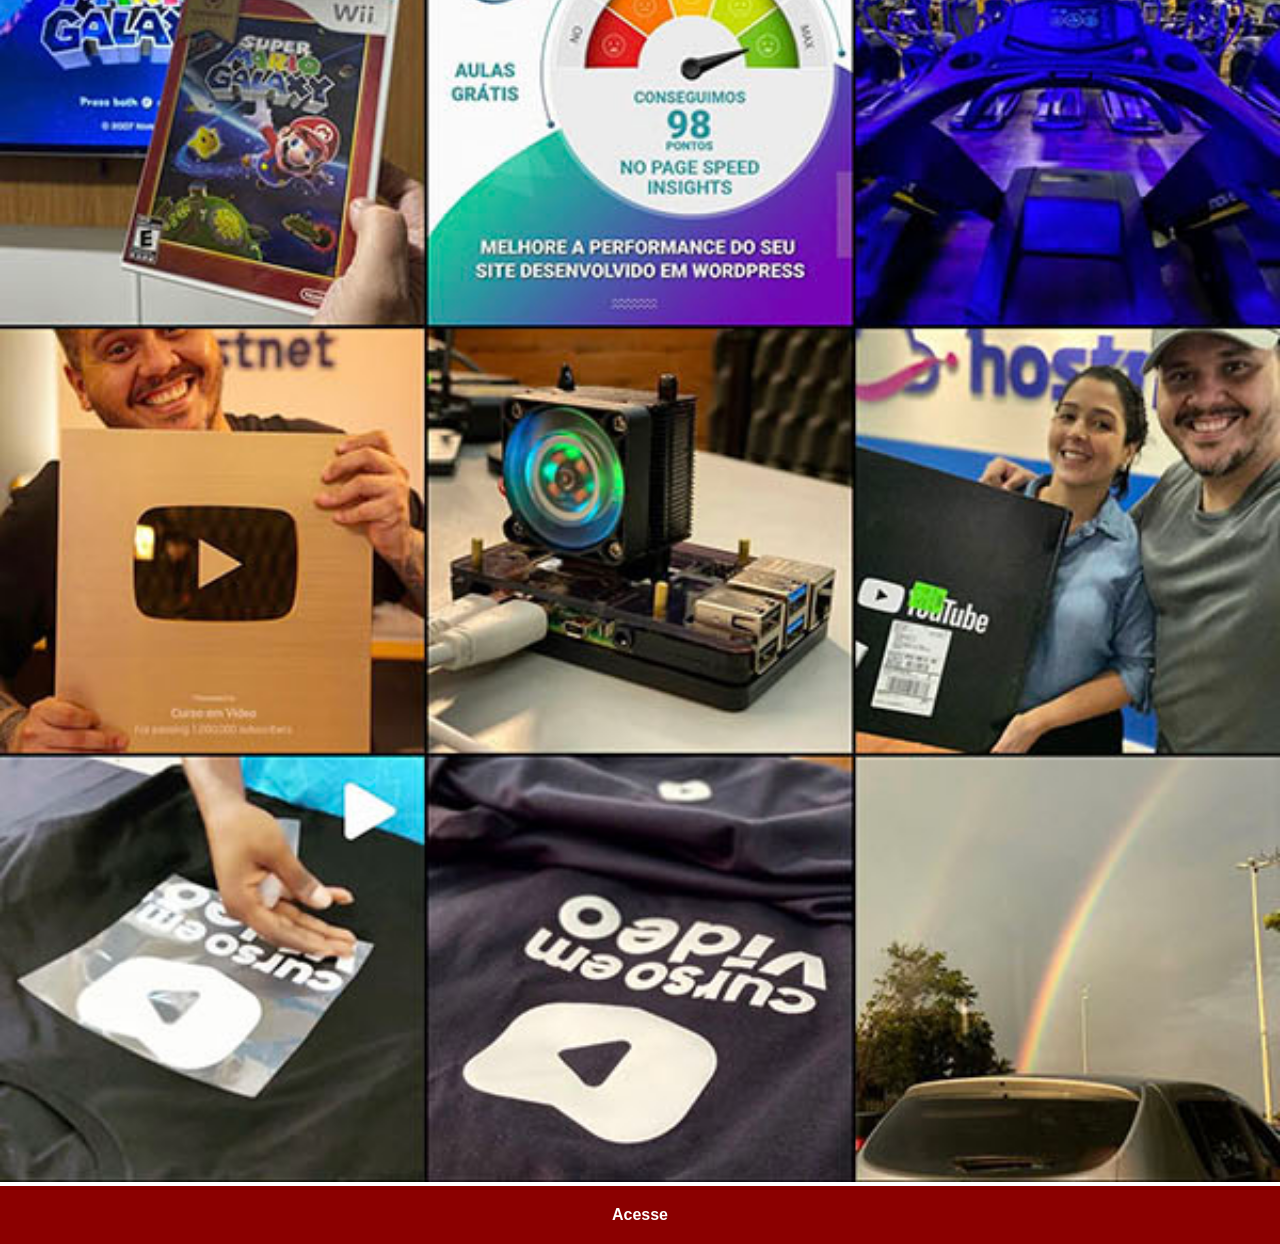
<file: instagram.html>
<!DOCTYPE html>
<html lang="pt-br">
<head>
    <meta charset="UTF-8">
    <meta name="viewport" content="width=device-width, initial-scale=1.0">
    <title>Instagram</title>
    <link rel="stylesheet" href="estilos/social.css">
</head>
<body>
    <img src="imagens/tela-instagram.jpg" alt="Tela Instagram">
    <a href="https://www.instagram.com/cursoemvideo/" target="_blank">Acesse</a>    
</body>
</html>
</file>
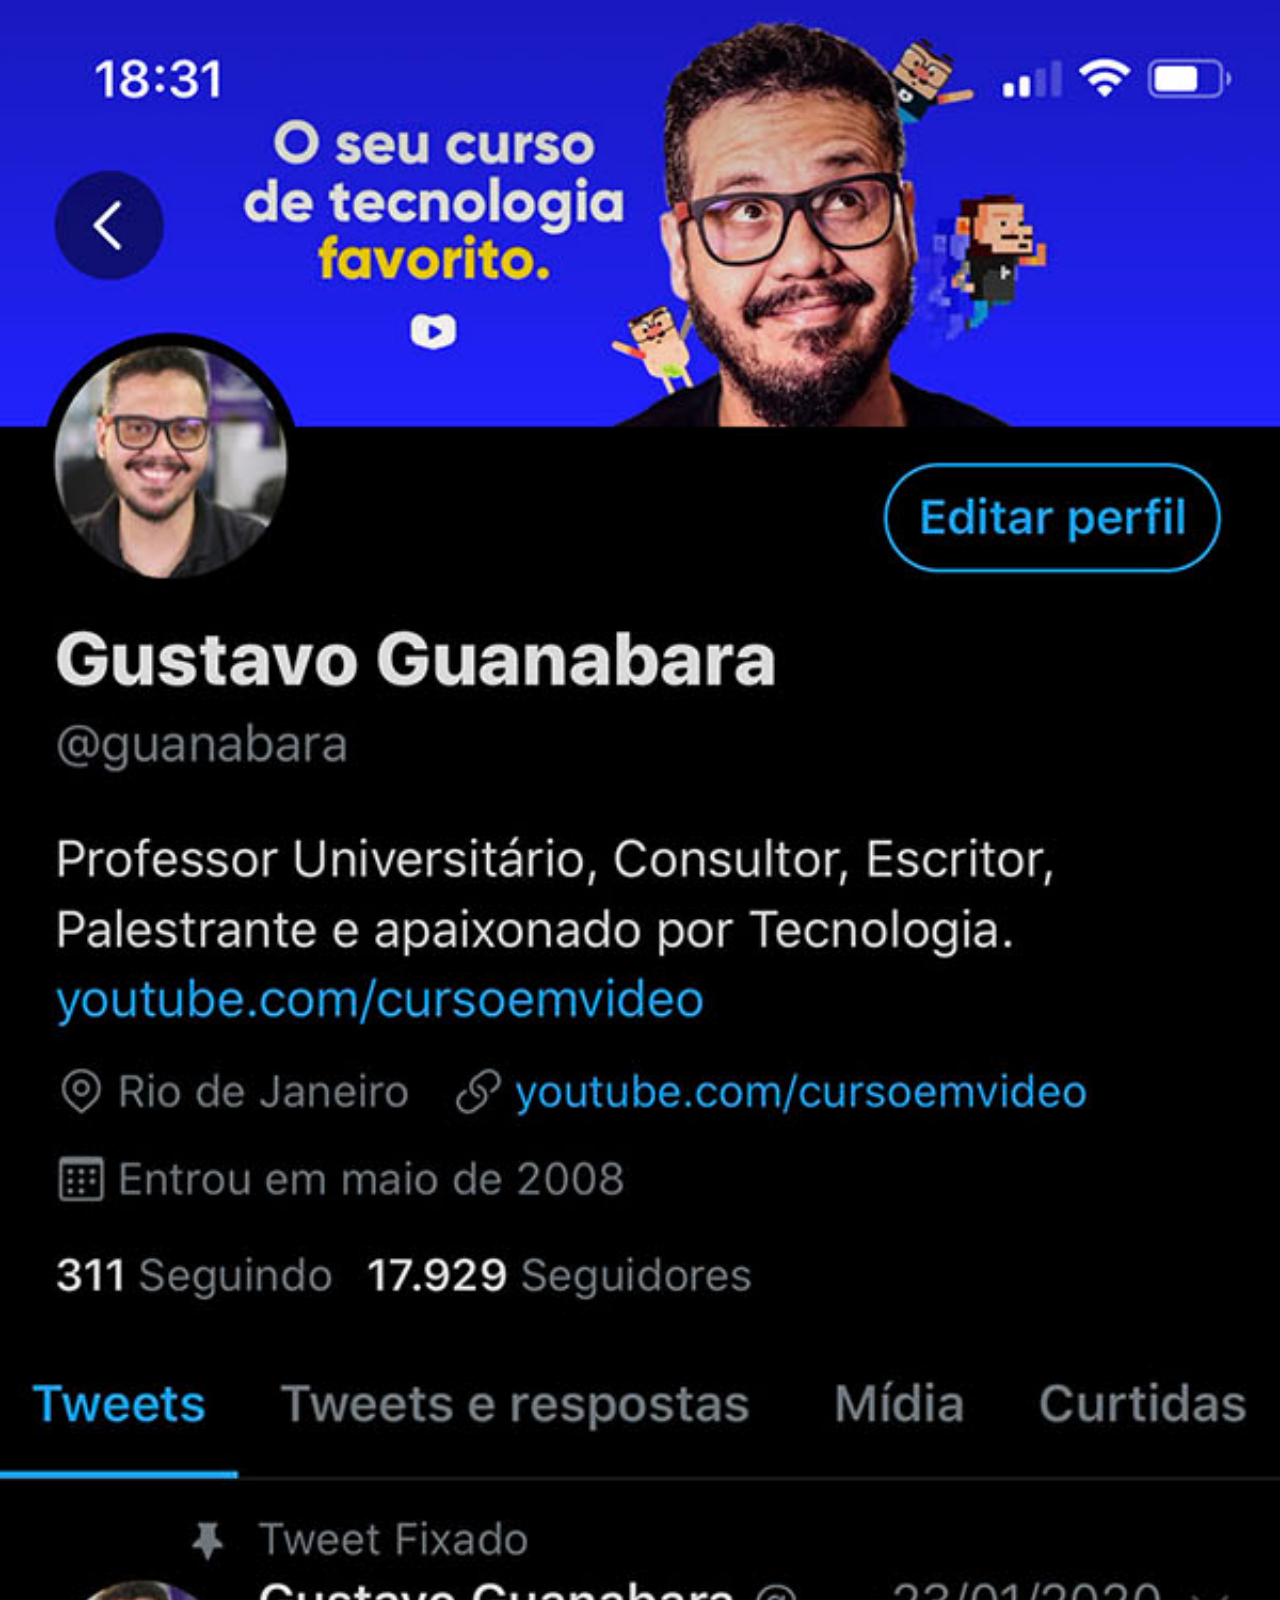
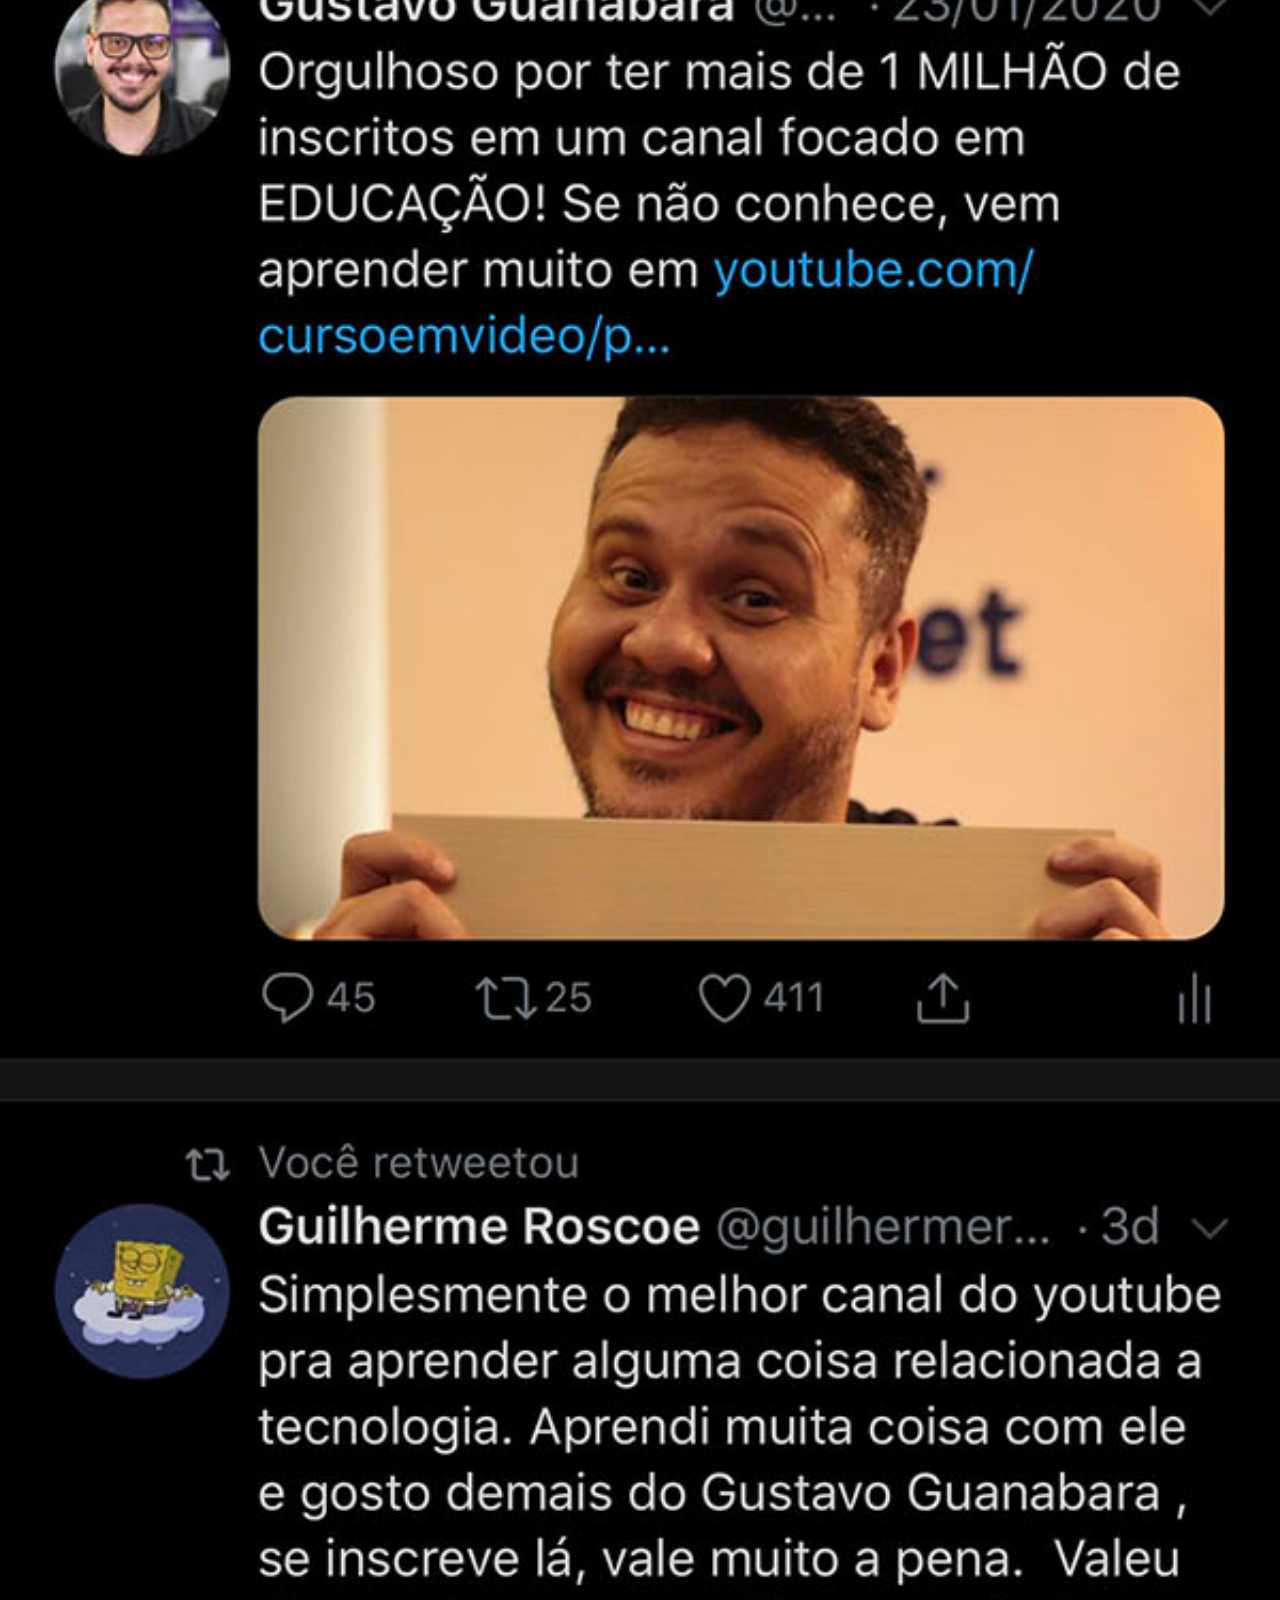
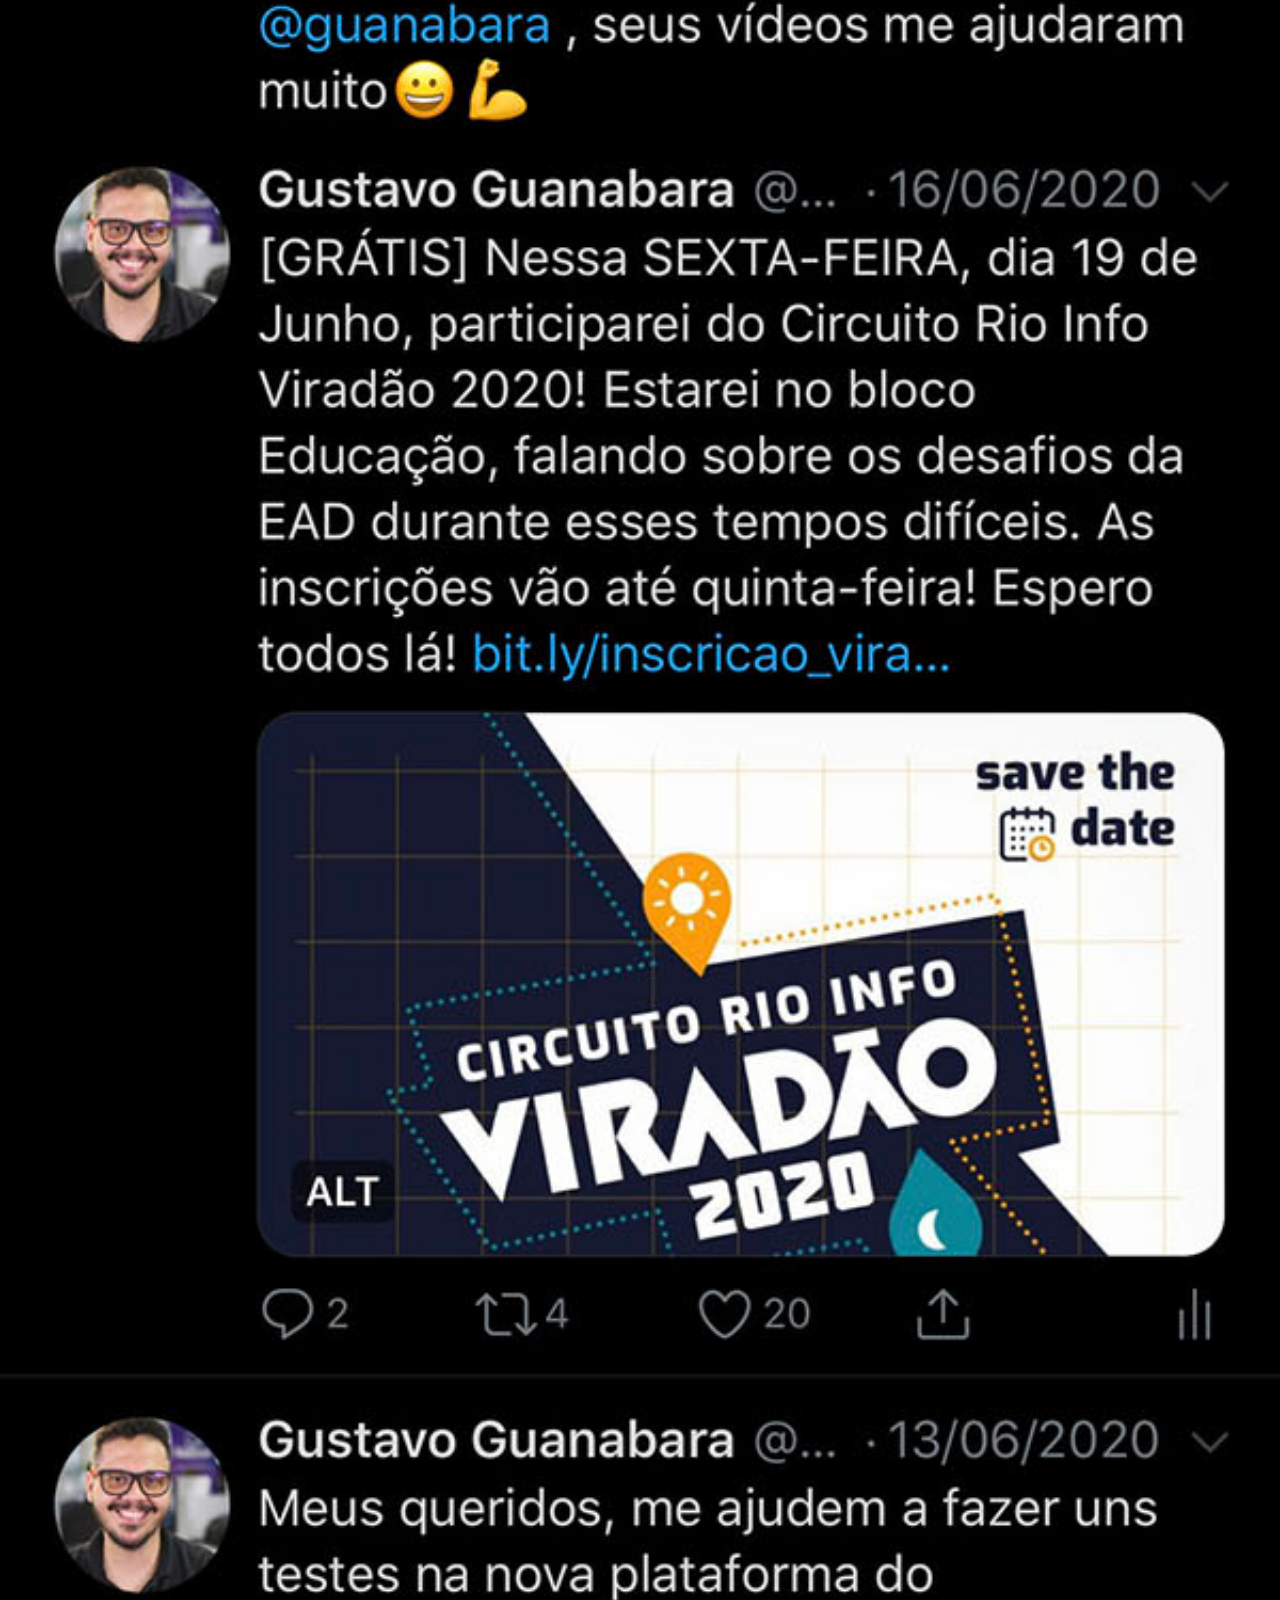
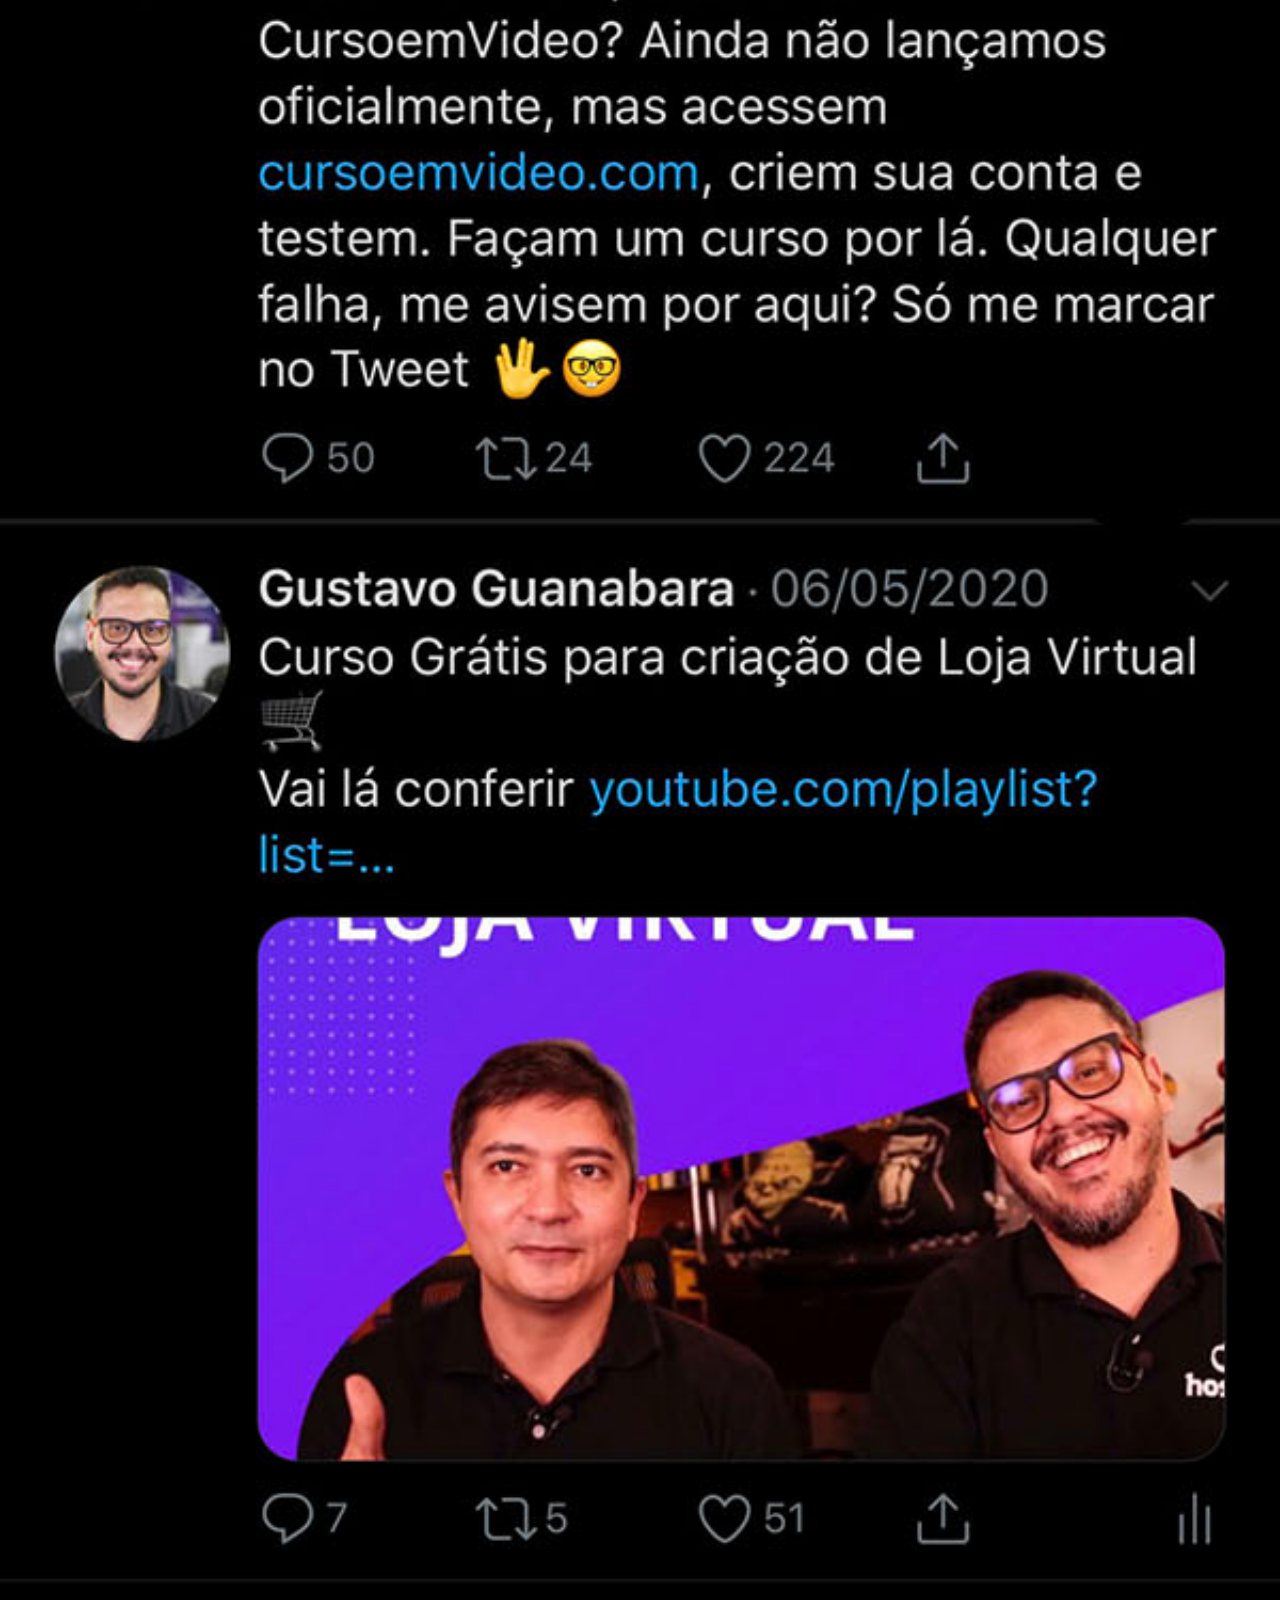
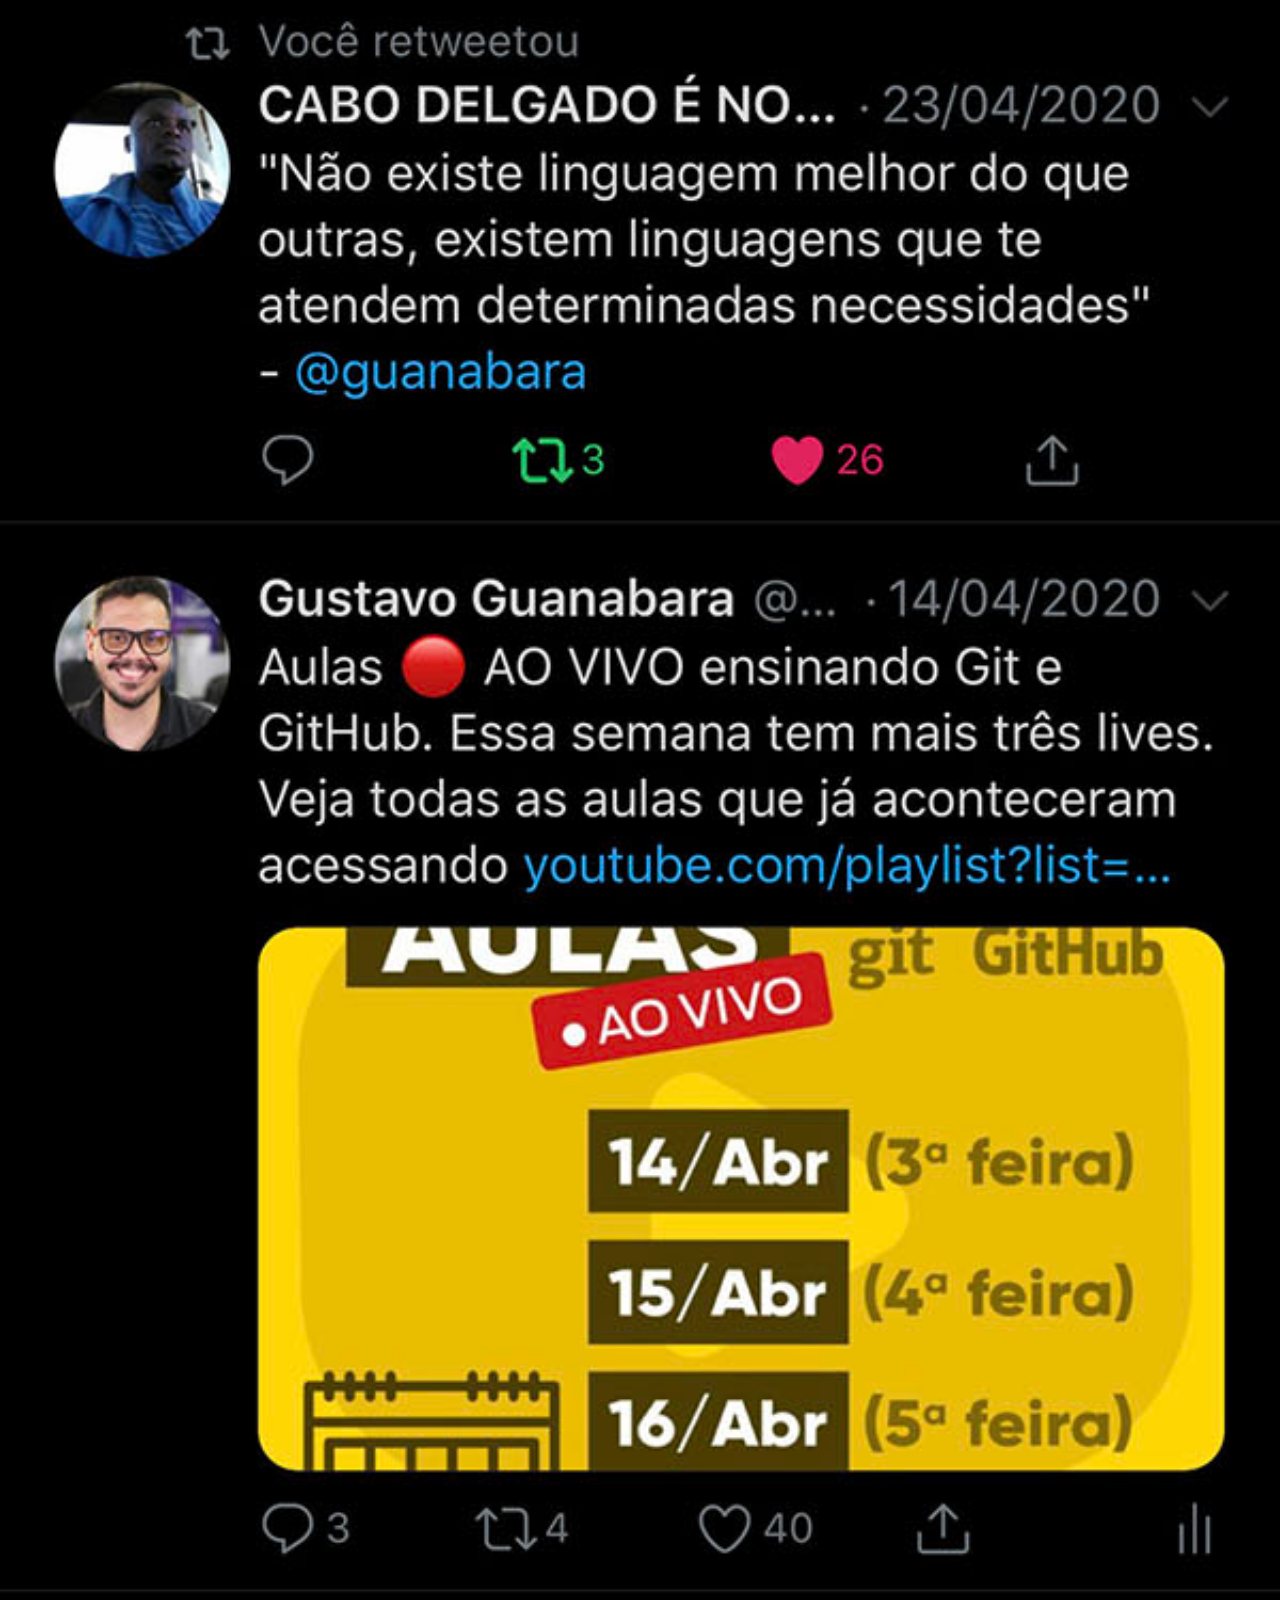
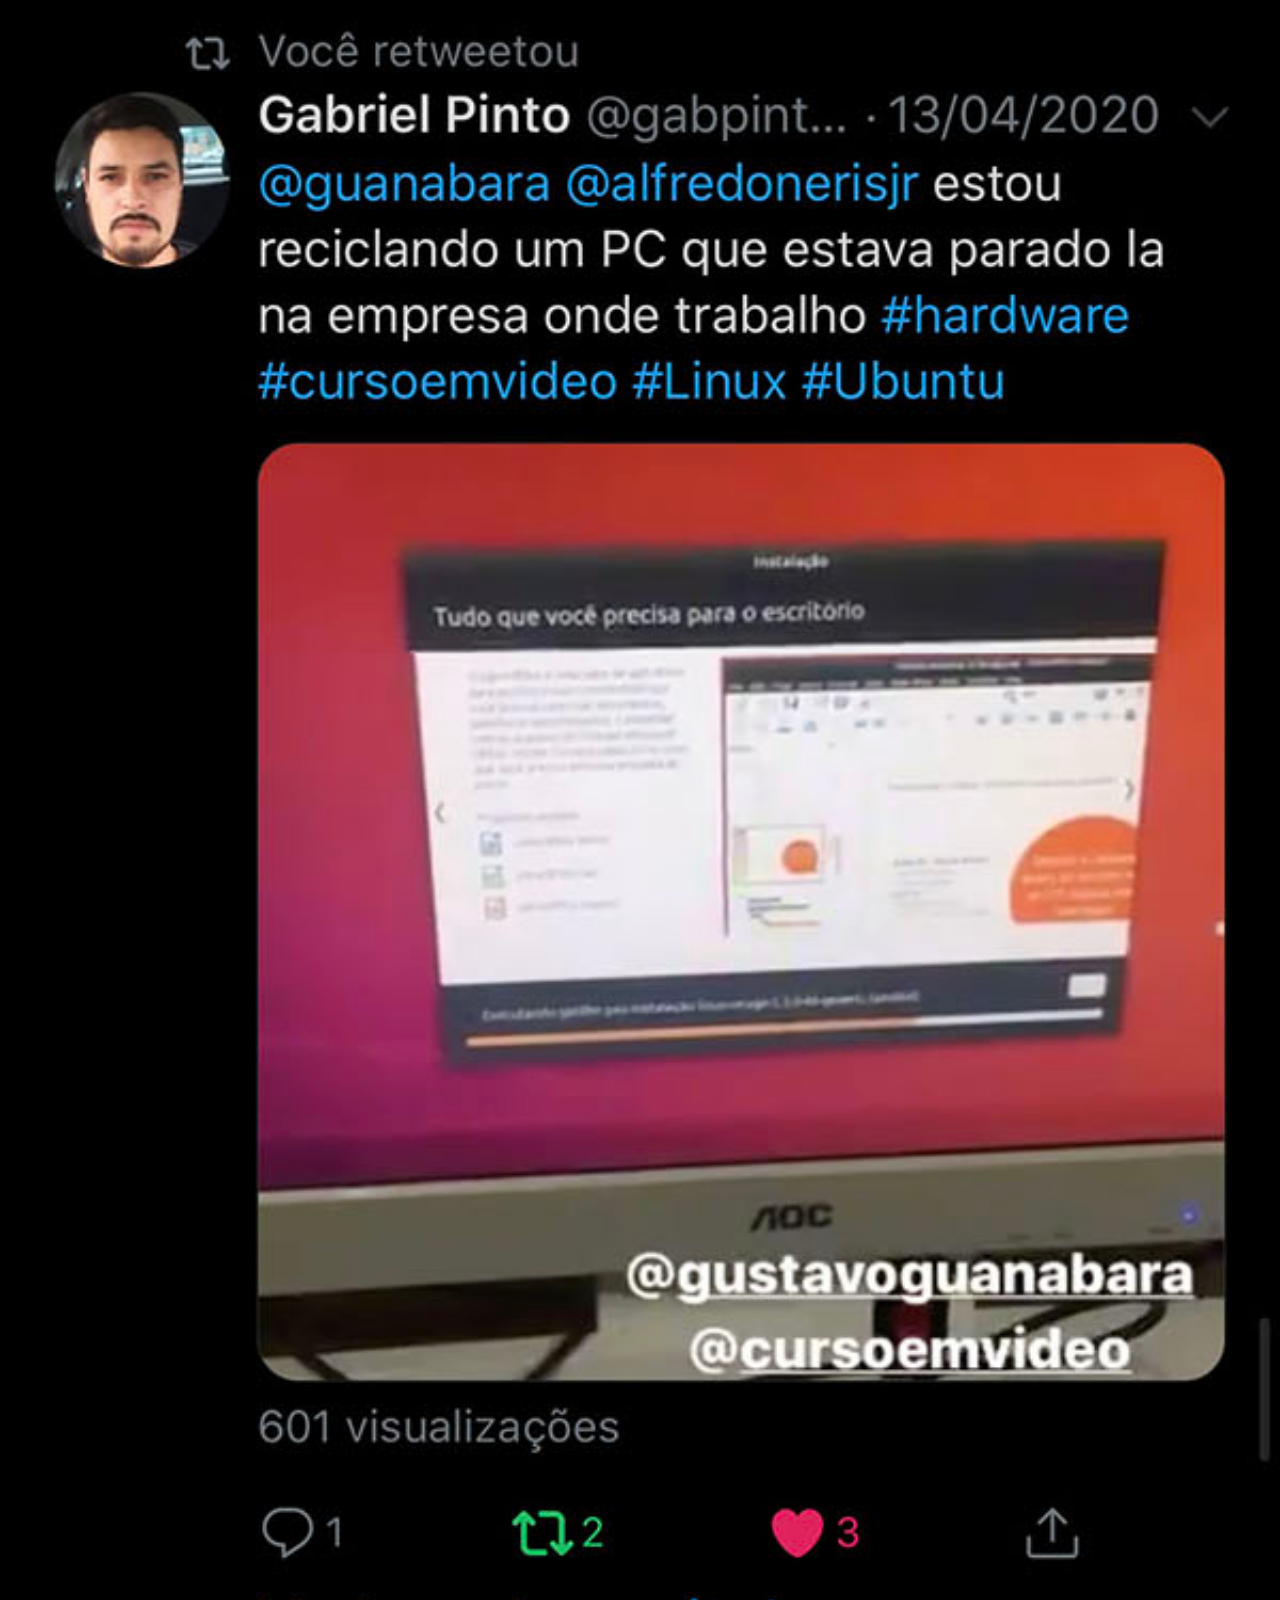
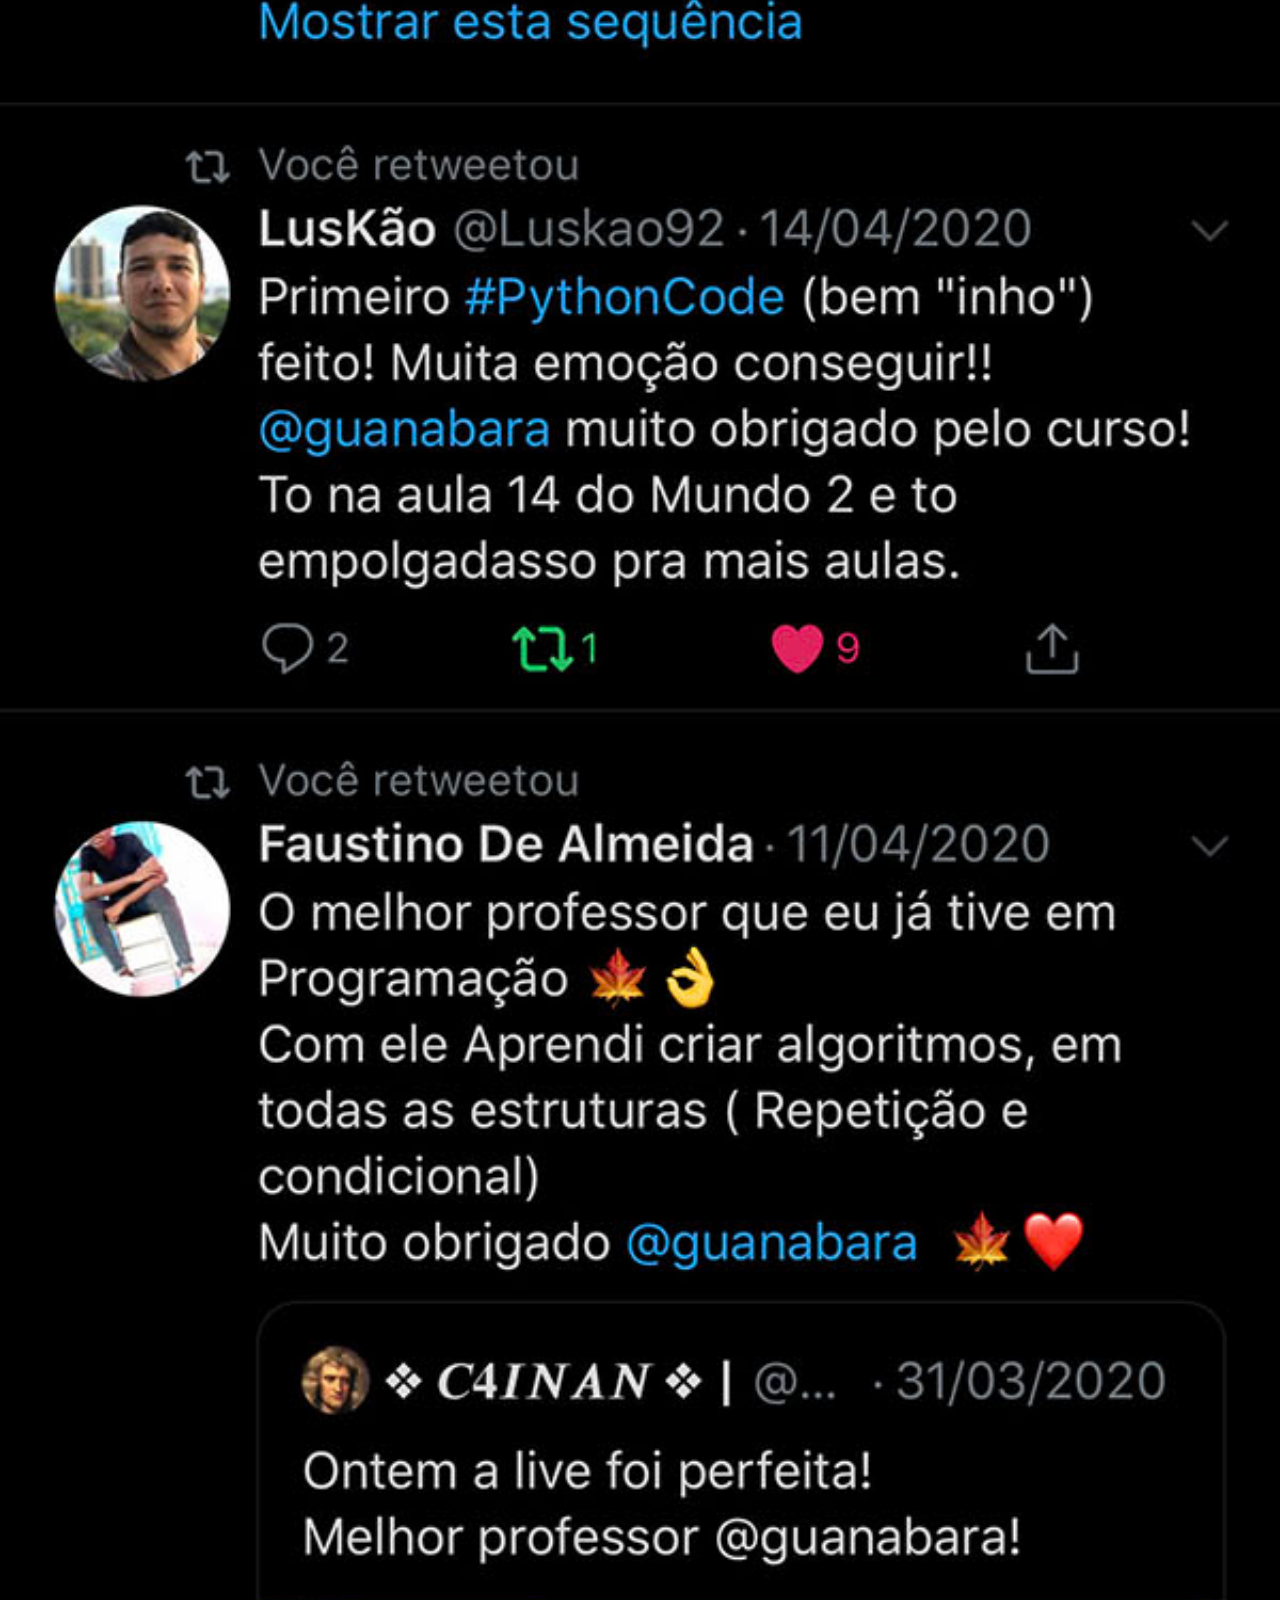
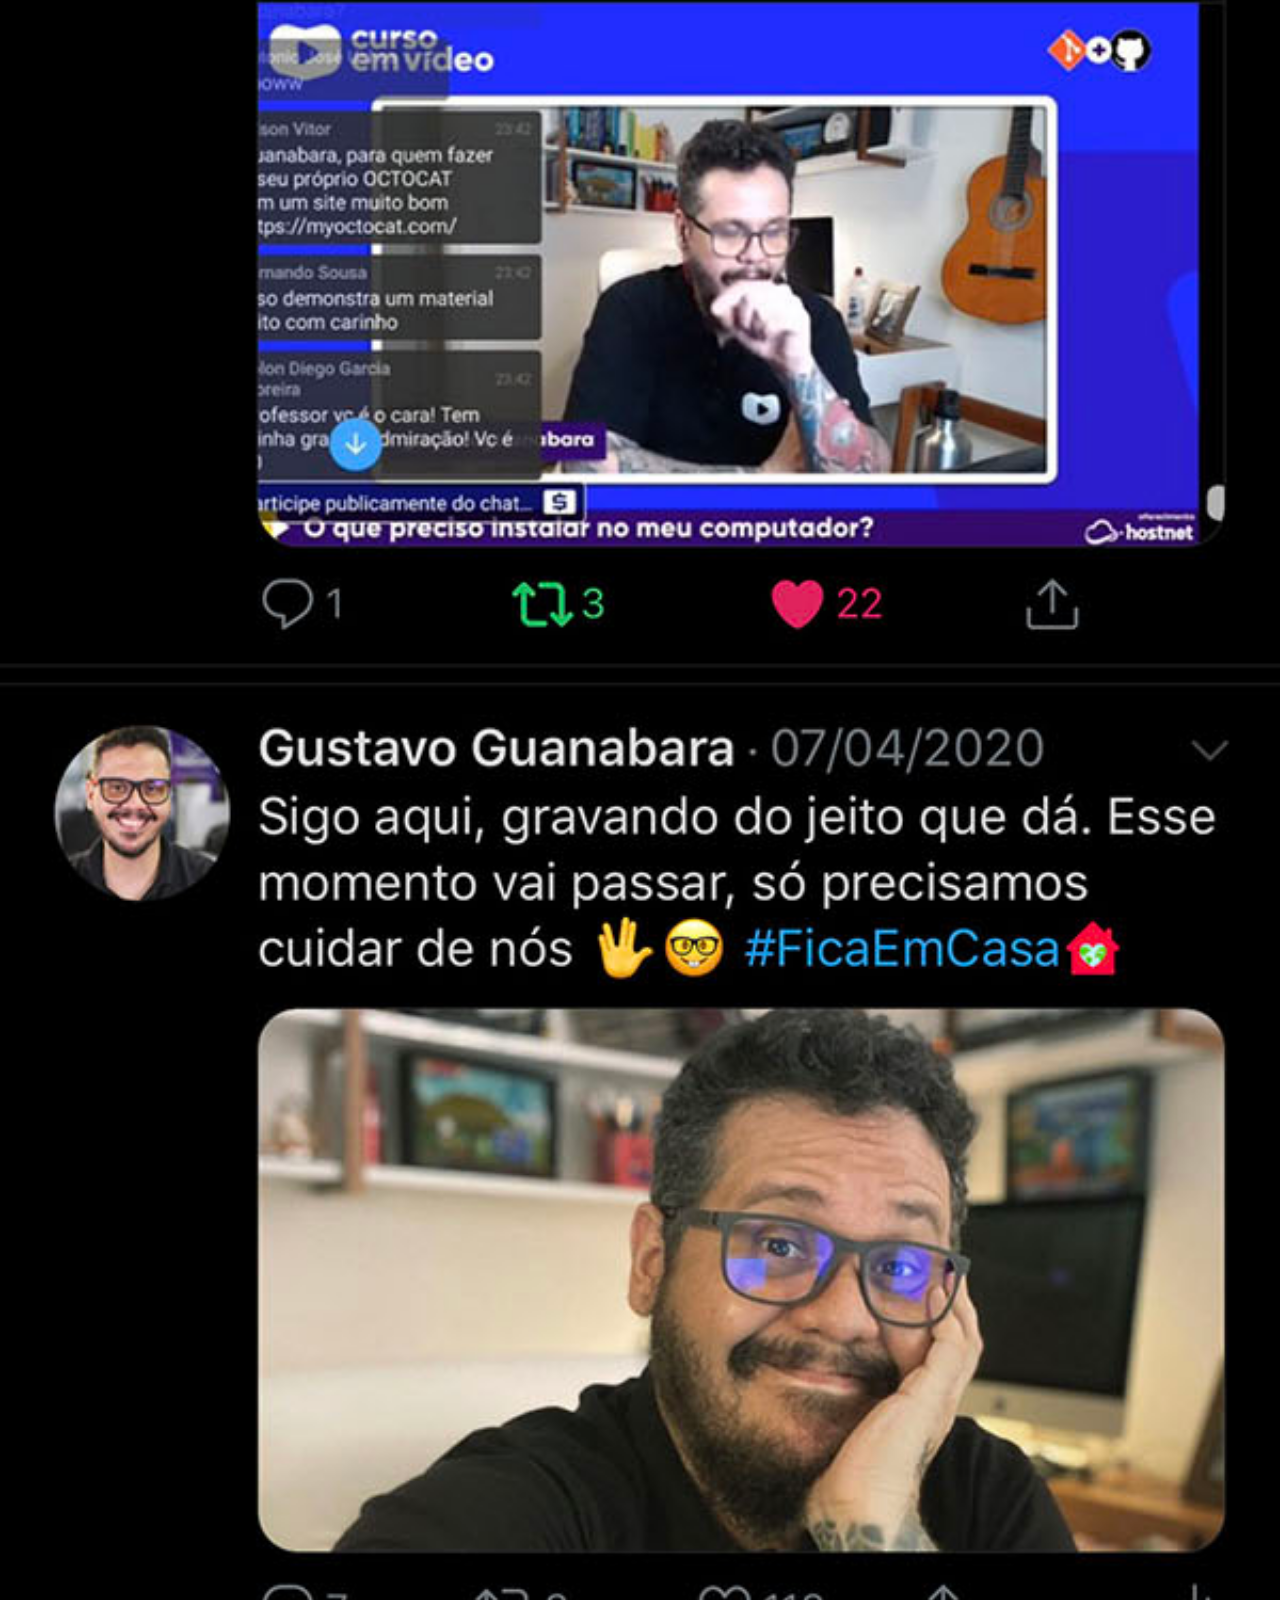
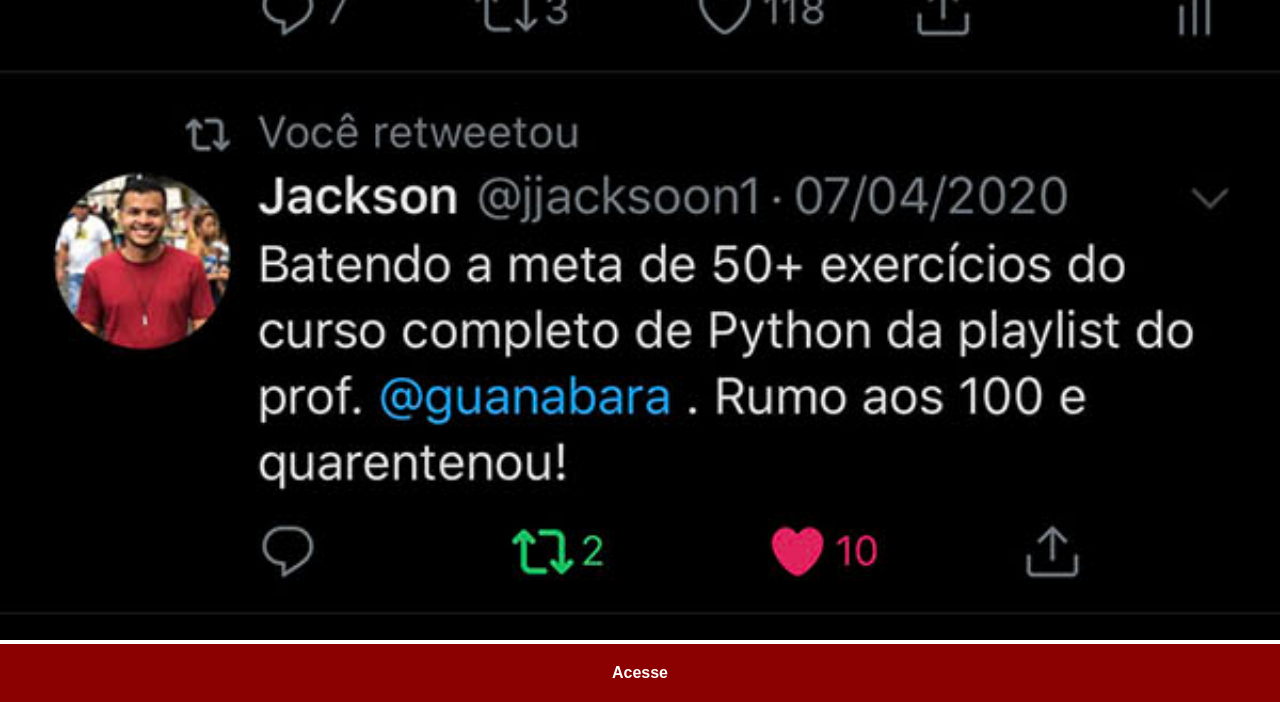
<file: twitter.html>
<!DOCTYPE html>
<html lang="pt-br">
<head>
    <meta charset="UTF-8">
    <meta name="viewport" content="width=device-width, initial-scale=1.0">
    <title>Twitter</title>
    <link rel="stylesheet" href="estilos/social.css">
</head>
<body>
    <img src="imagens/tela-twitter.jpg" alt="Tela Twitter">
    <a href="https://twitter.com/cursoemvideo" target="_blank">Acesse</a>
</body>
</html>
</file>
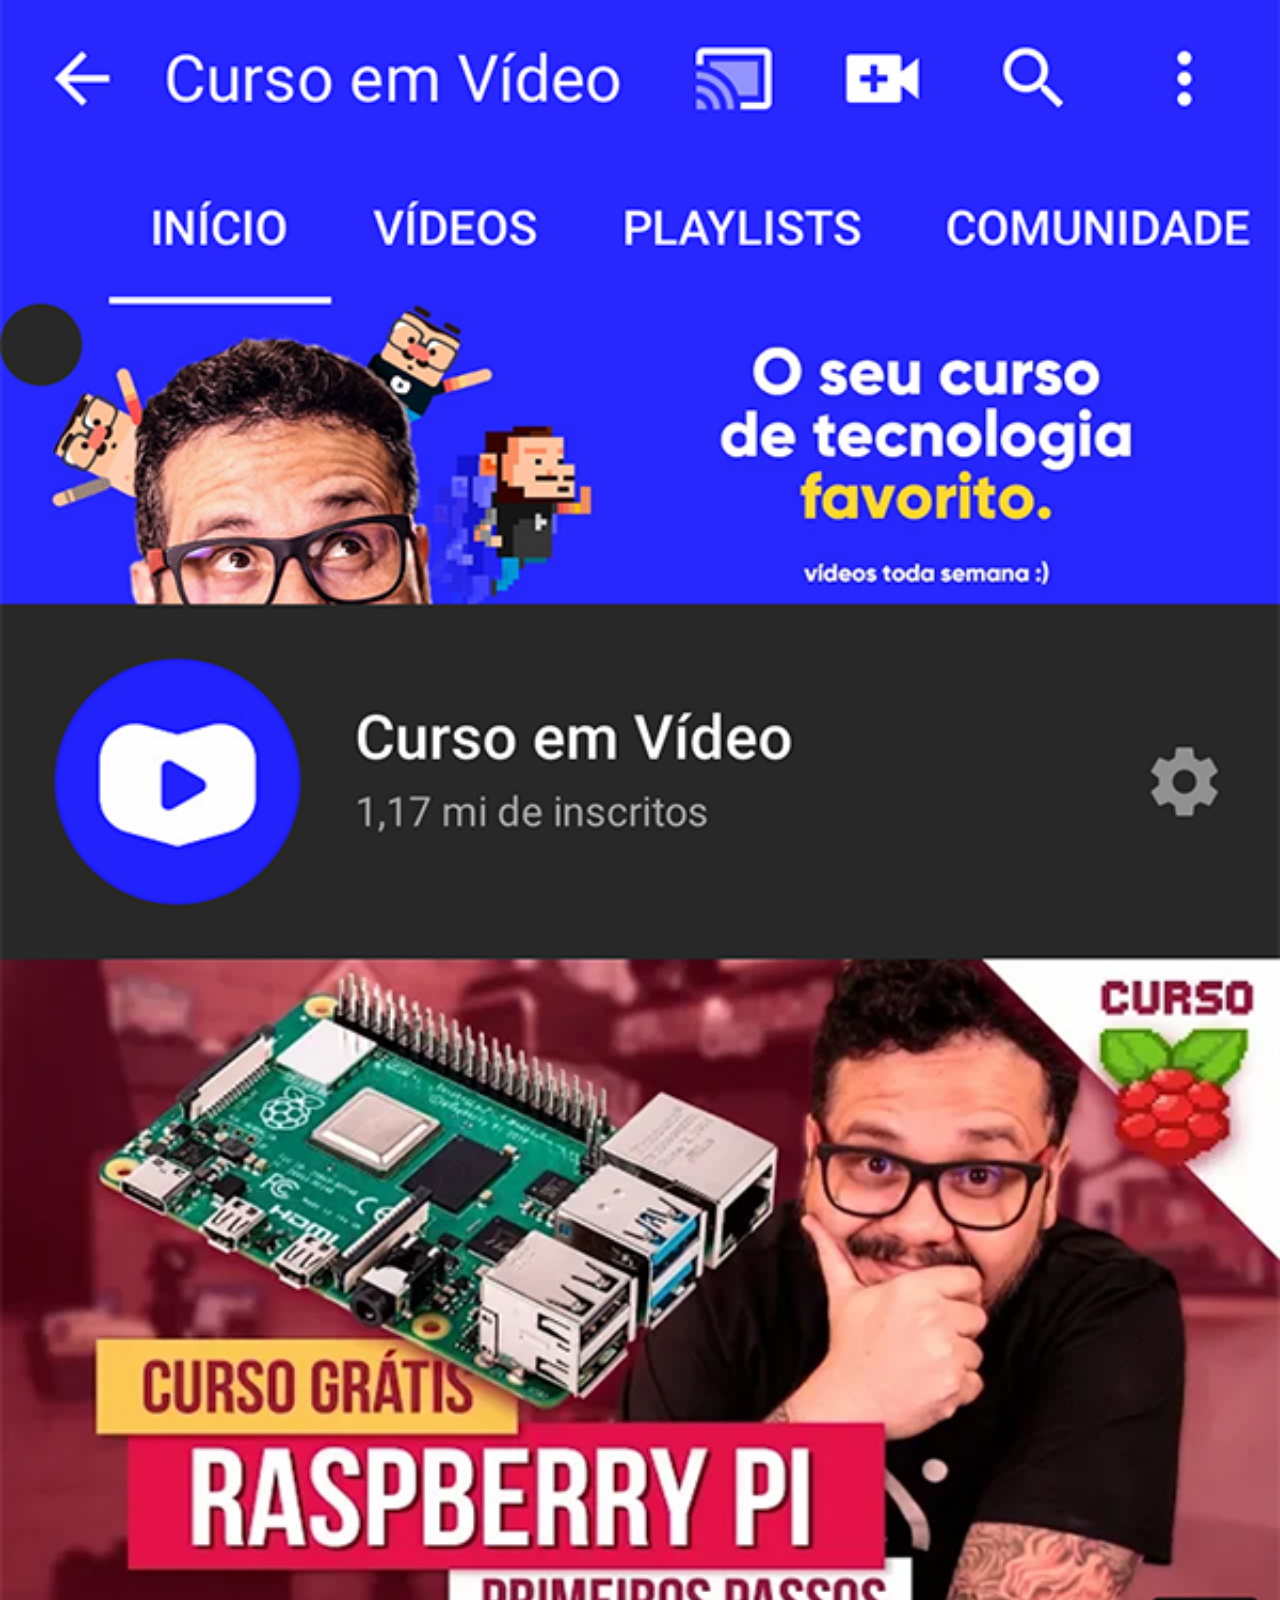
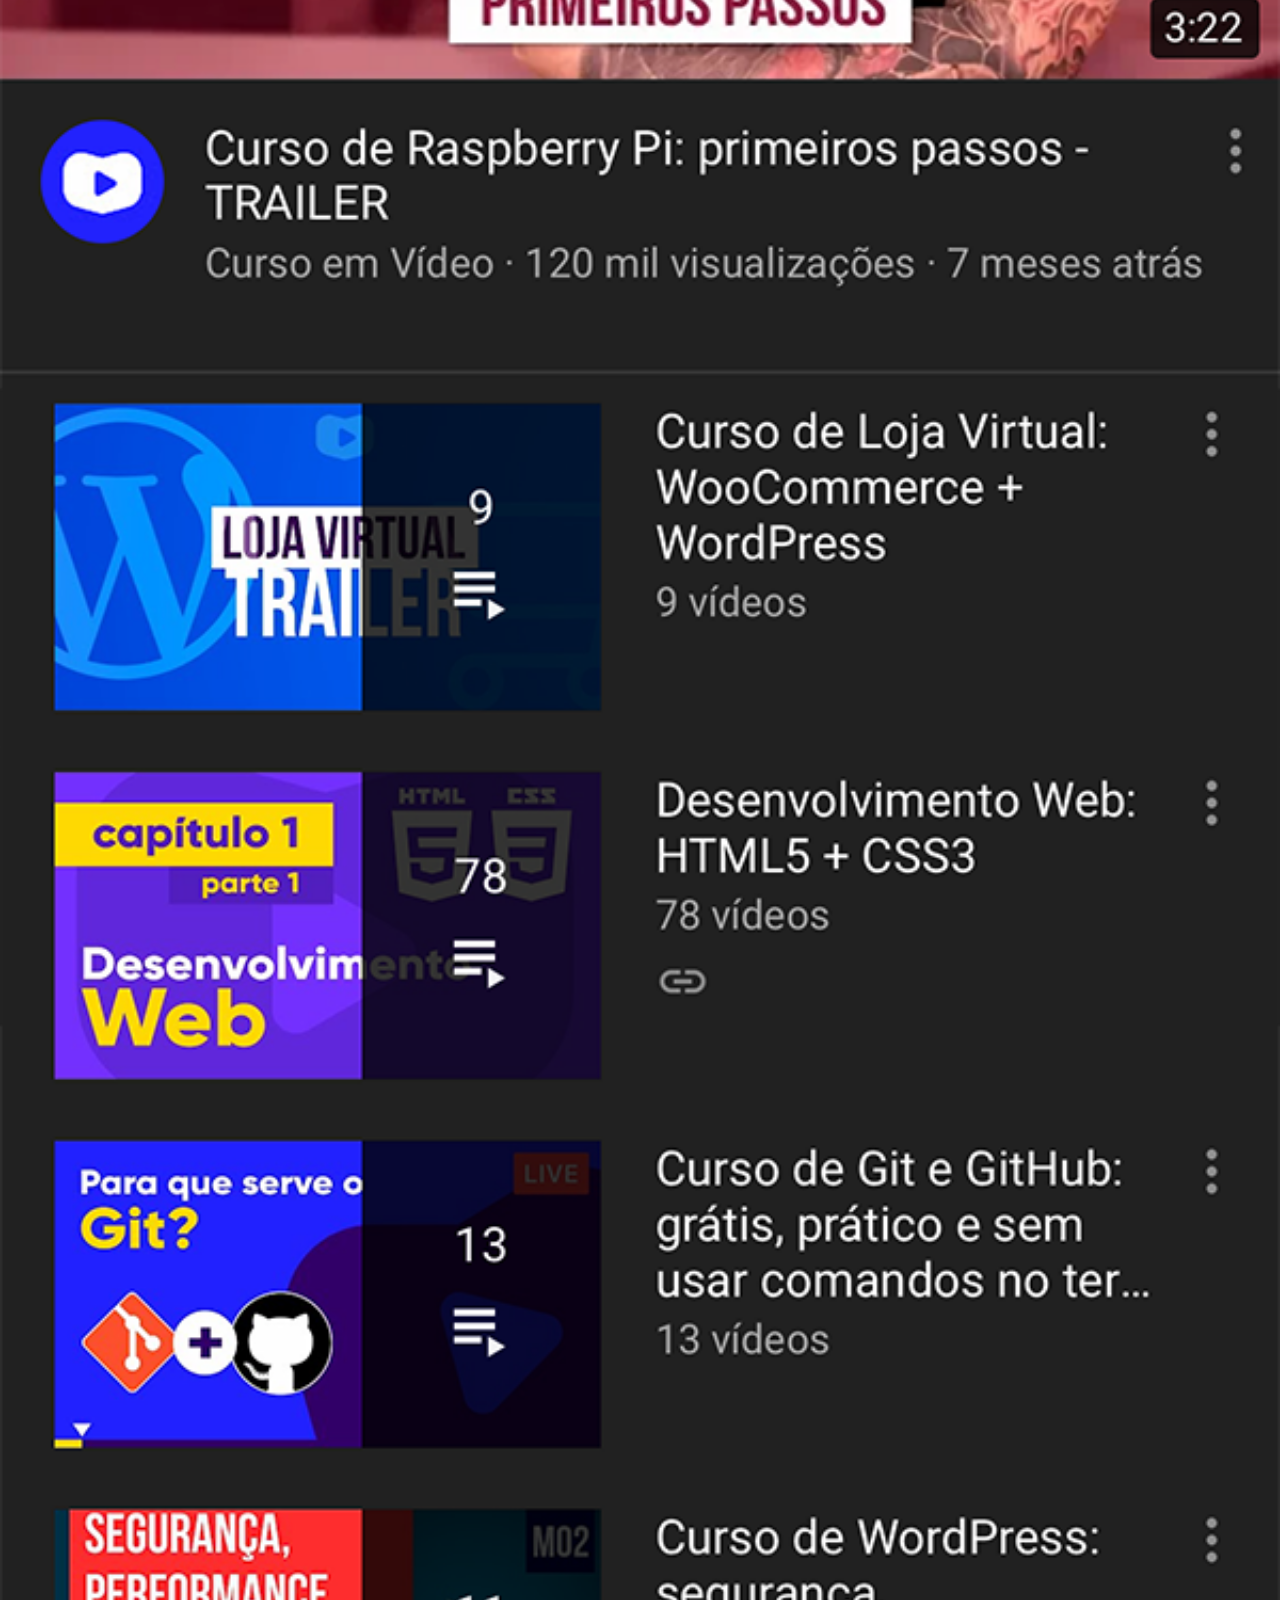
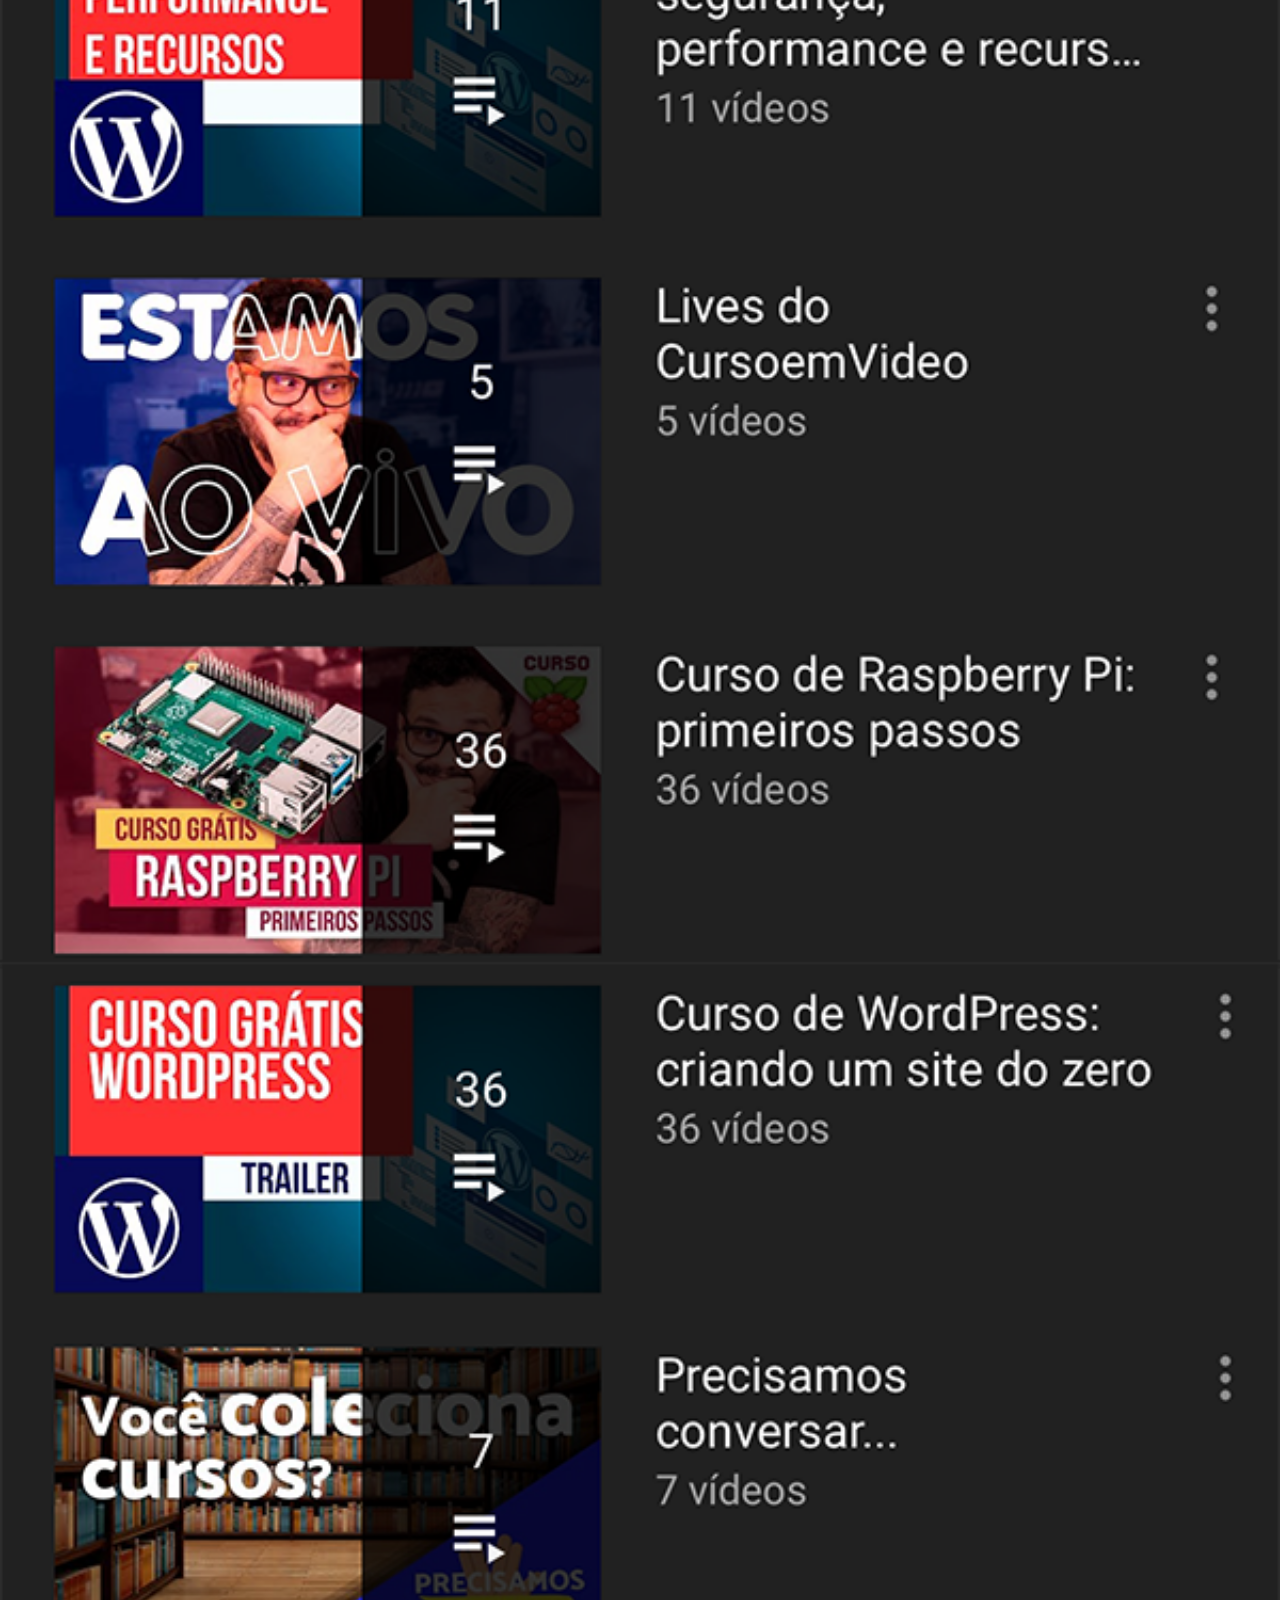
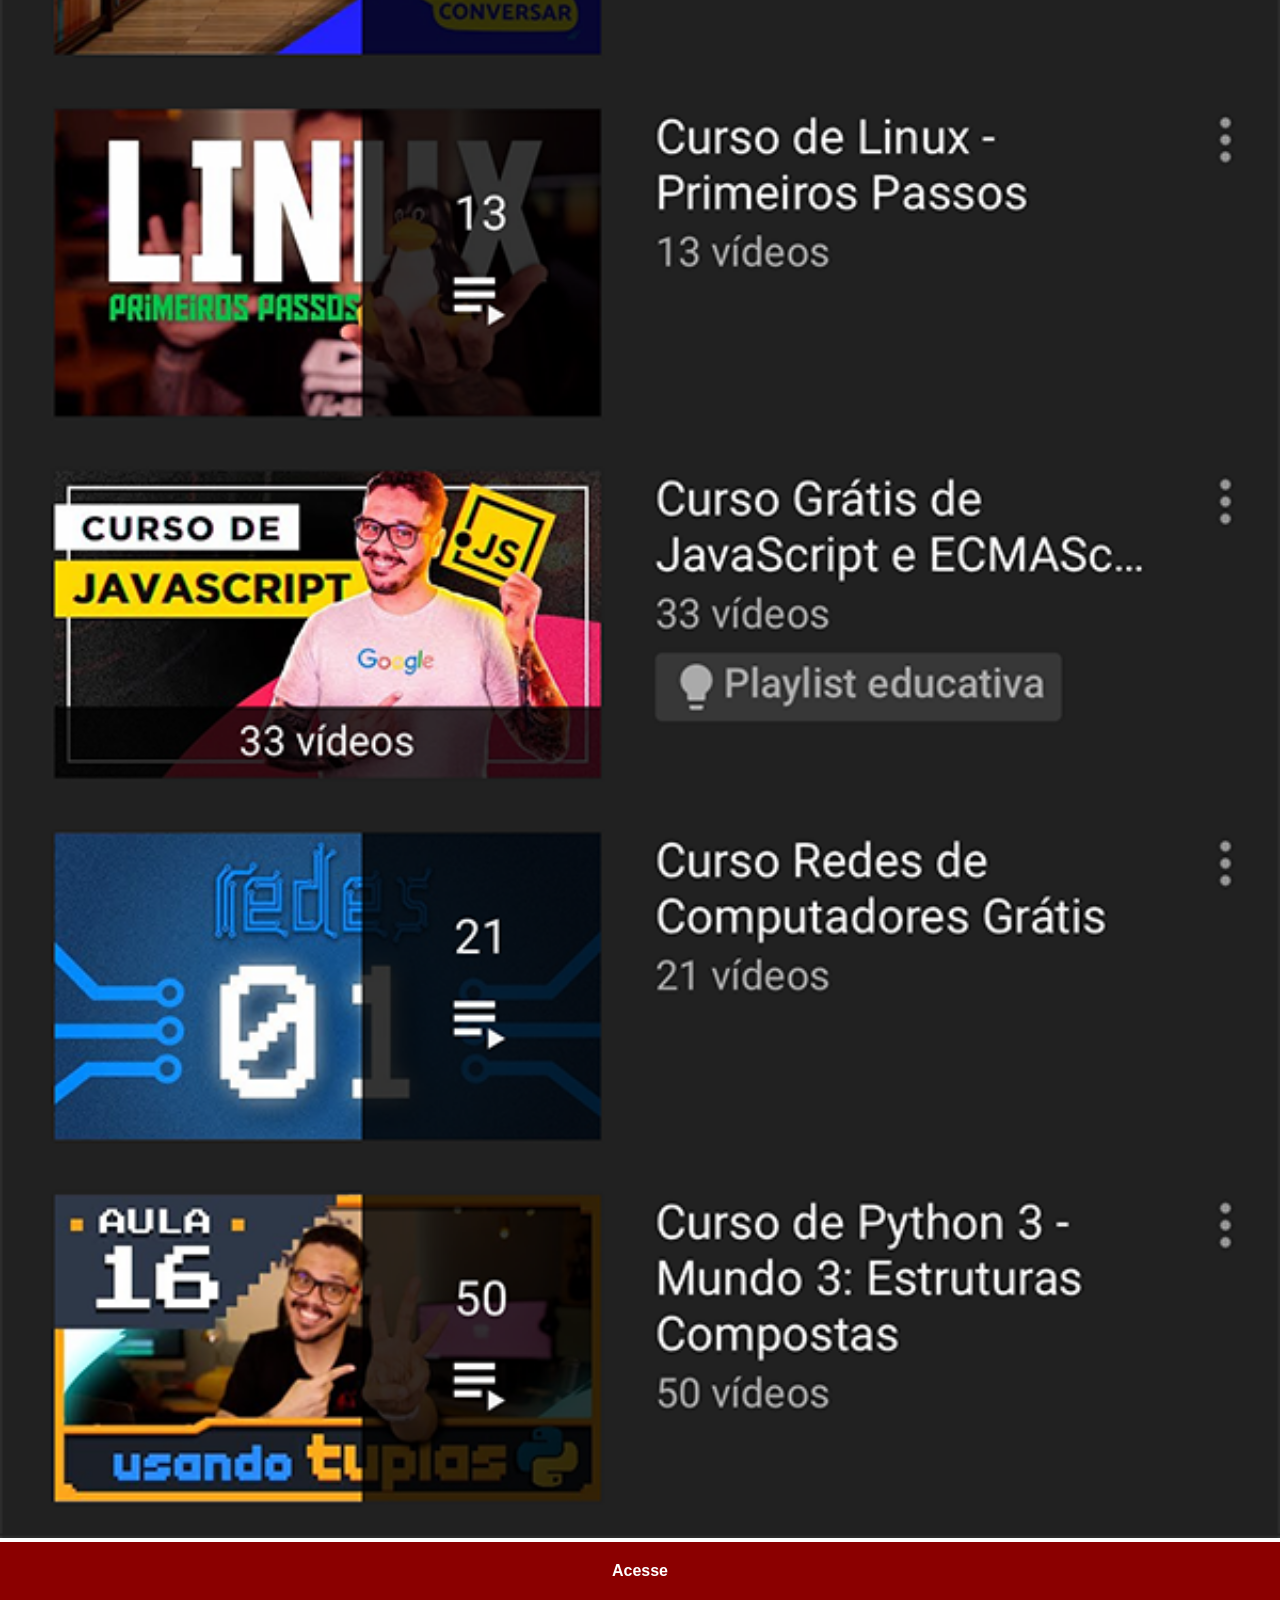
<file: youtube.html>
<!DOCTYPE html>
<html lang="pt-br">
<head>
    <meta charset="UTF-8">
    <meta name="viewport" content="width=device-width, initial-scale=1.0">
    <title>YouTube</title>
    <link rel="stylesheet" href="estilos/social.css">
</head>
<body>
    <img src="imagens/tela-youtube.png" alt="You tube">
    <a href="https://www.youtube.com/cursoemvideo" target="_blank">Acesse</a>
</body>
</html>
</file>
<file: estilos/estilos.css>
@charset "UTF-8";

* {
    margin: 0;
    padding: 0;
    font-family: Arial, Helvetica, sans-serif;
}
html, body {
    height: 100vh;
    width: 100vw;
    background-color: black;
}

body {
    background:url(../imagens/Fundo.jpg) no-repeat top center fixed;
    background-size: cover;
    background-attachment: fixed;

}

main {
    height: 100vh;
    position: relative;
    
}

section#telefone{
  position: absolute;
  top: 50%;
  left: 50%;
  transform: translate(-50%, -50%);

   height: 627px; 
   width: 311px; 
   background: url('../imagens/frame-iphone.png') no-repeat center;
} 

   iframe#tela {
    position: relative;
    top: 80px;
    left: 22px;
    width: 269px;
    height: 471px;
    
 }

 section#redes-sociais img {
    width: 50px;
    margin:10px;
    border-radius: 50%;
    box-shadow:2px 2px 5px rgba(0, 0, 0, 0.405);
    box-sizing: border-box;
     }

     section#redes-sociais {
        text-align: right;
     }

     section#redes-sociais img:hover{
       border:2px solid white;
     }
</file>
<file: estilos/social.css>
*{
    margin: 0%;
    padding: 0%;  
    font-family: Arial, Helvetica, sans-serif;  
}

::-webkit-scrollbar{
    width: 0px;
    height: 0px;
}
img{
width: 100vw;

    }

    a{ 
        display: block;
        background-color: darkred;
        color: white;
        padding: 20px;
        text-align: center;
        font-weight: bold;
        text-decoration: none;

    }

    a:hover{
        background-color: red;
    }
</file>
